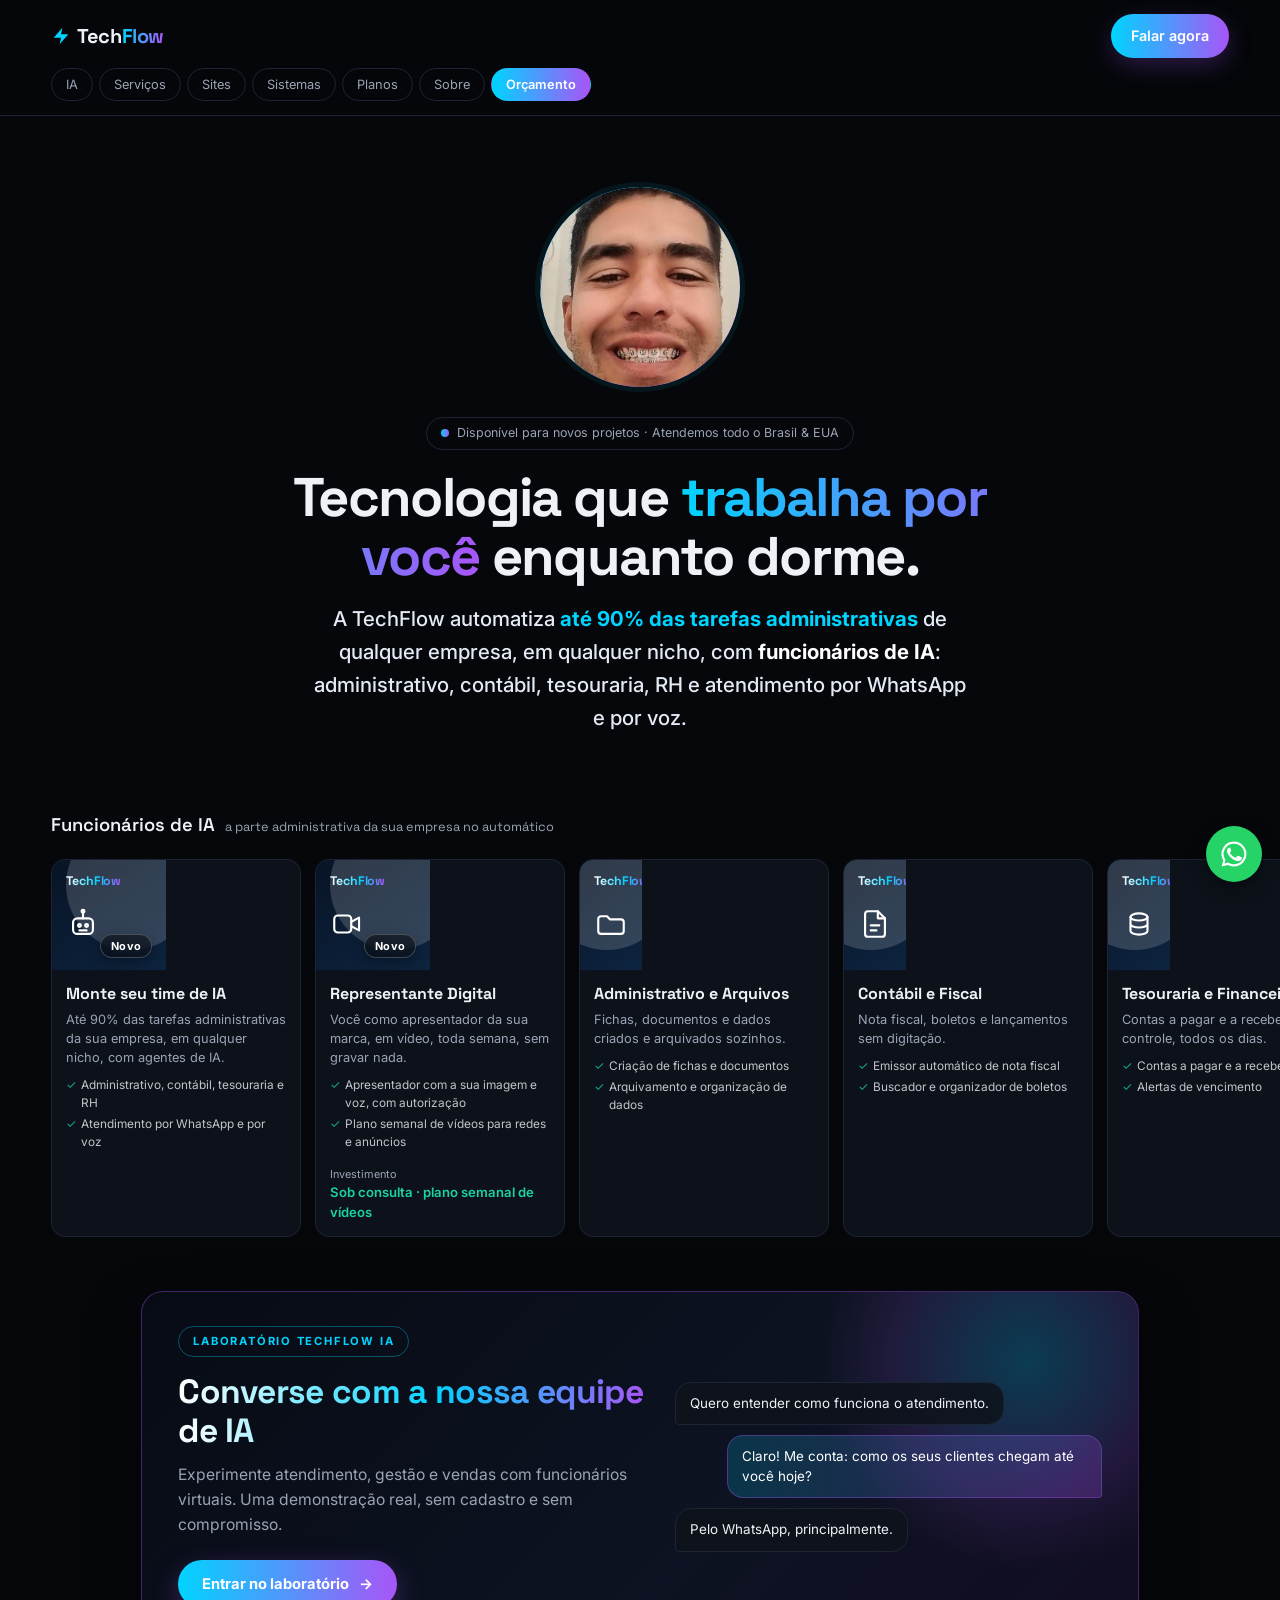
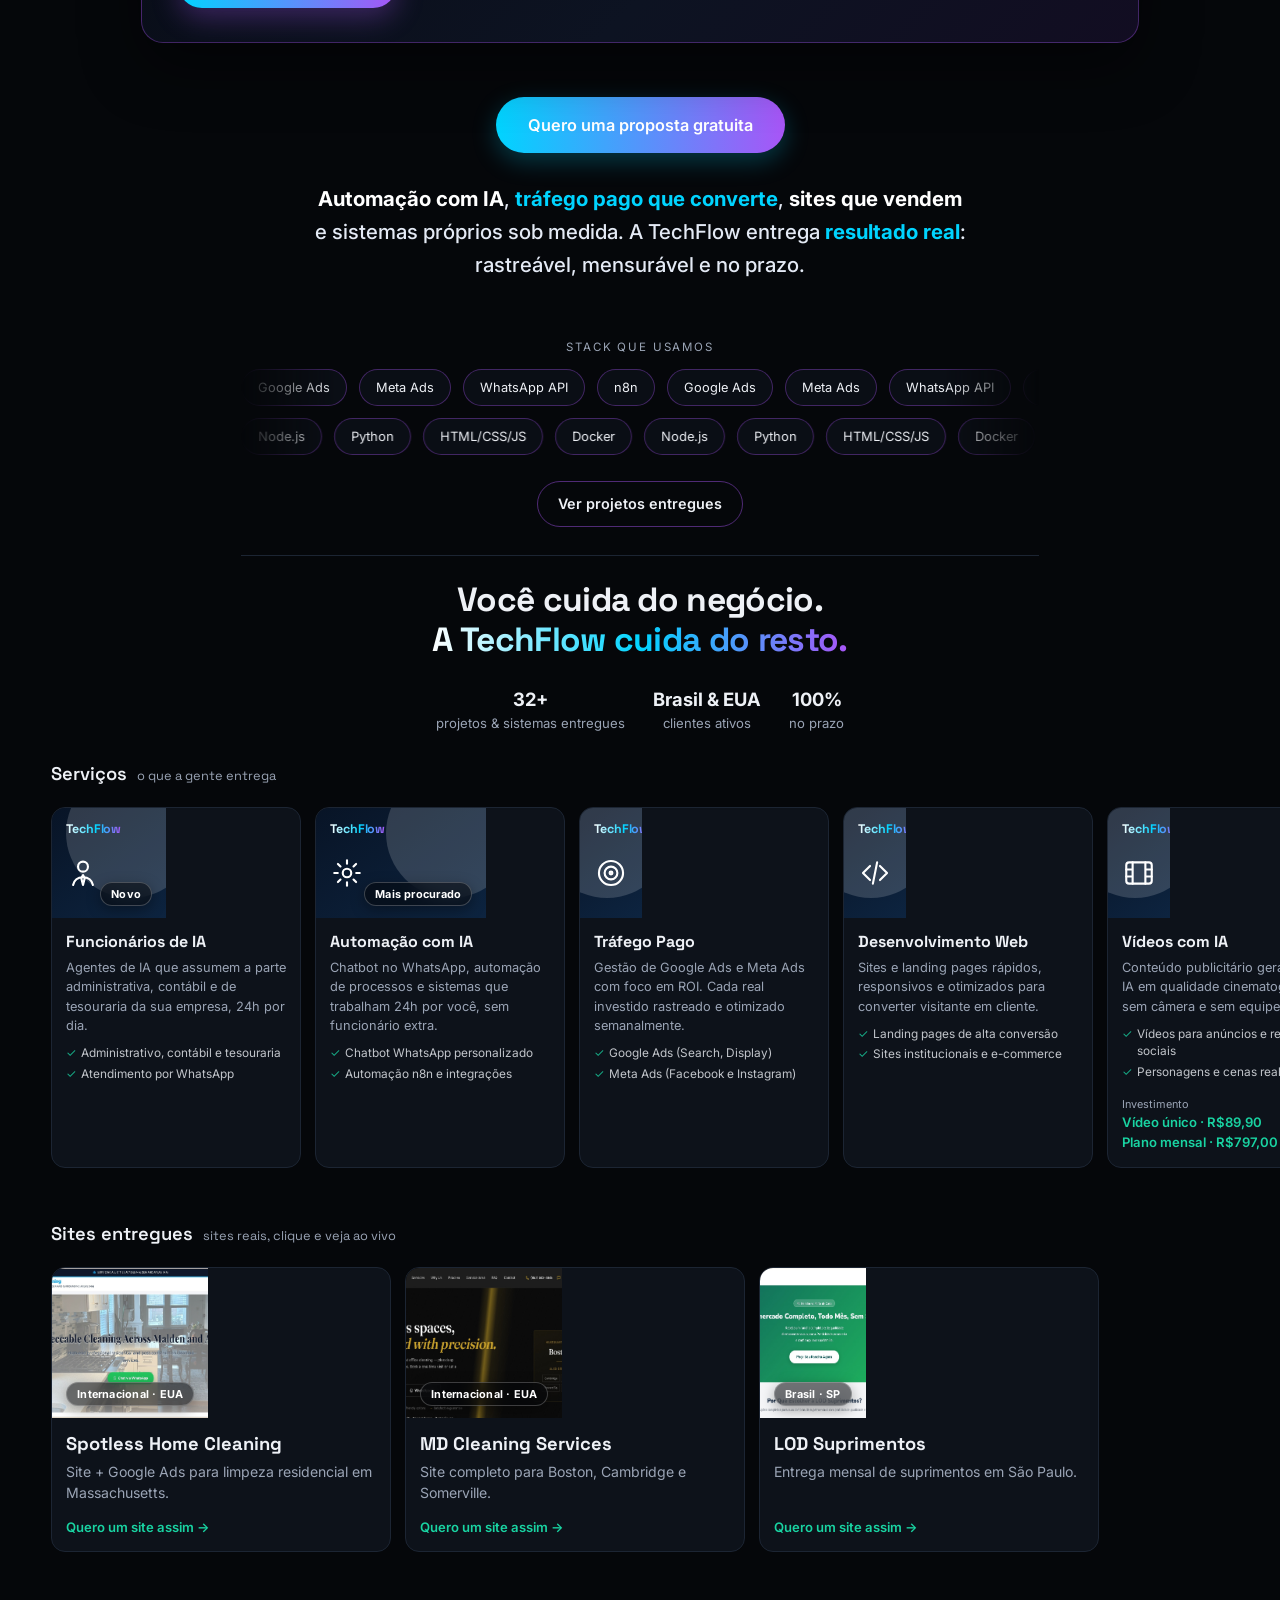
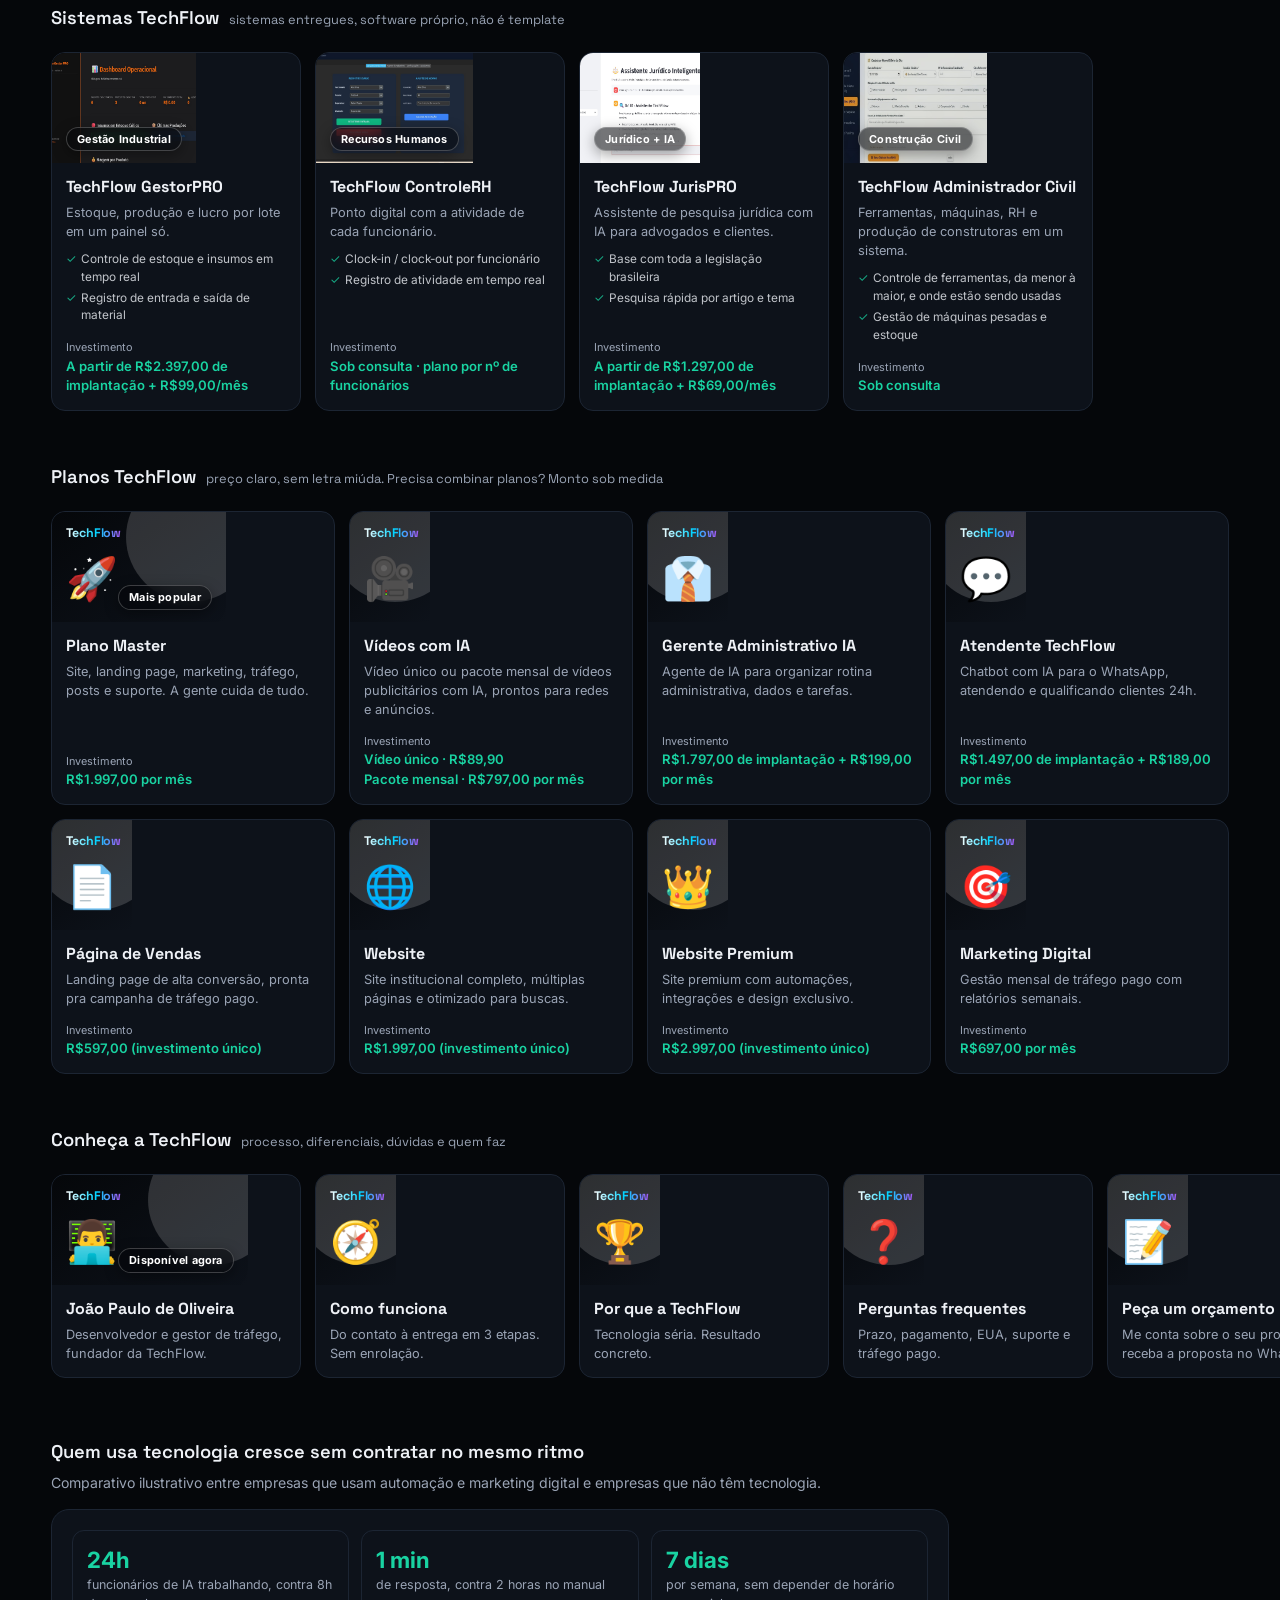
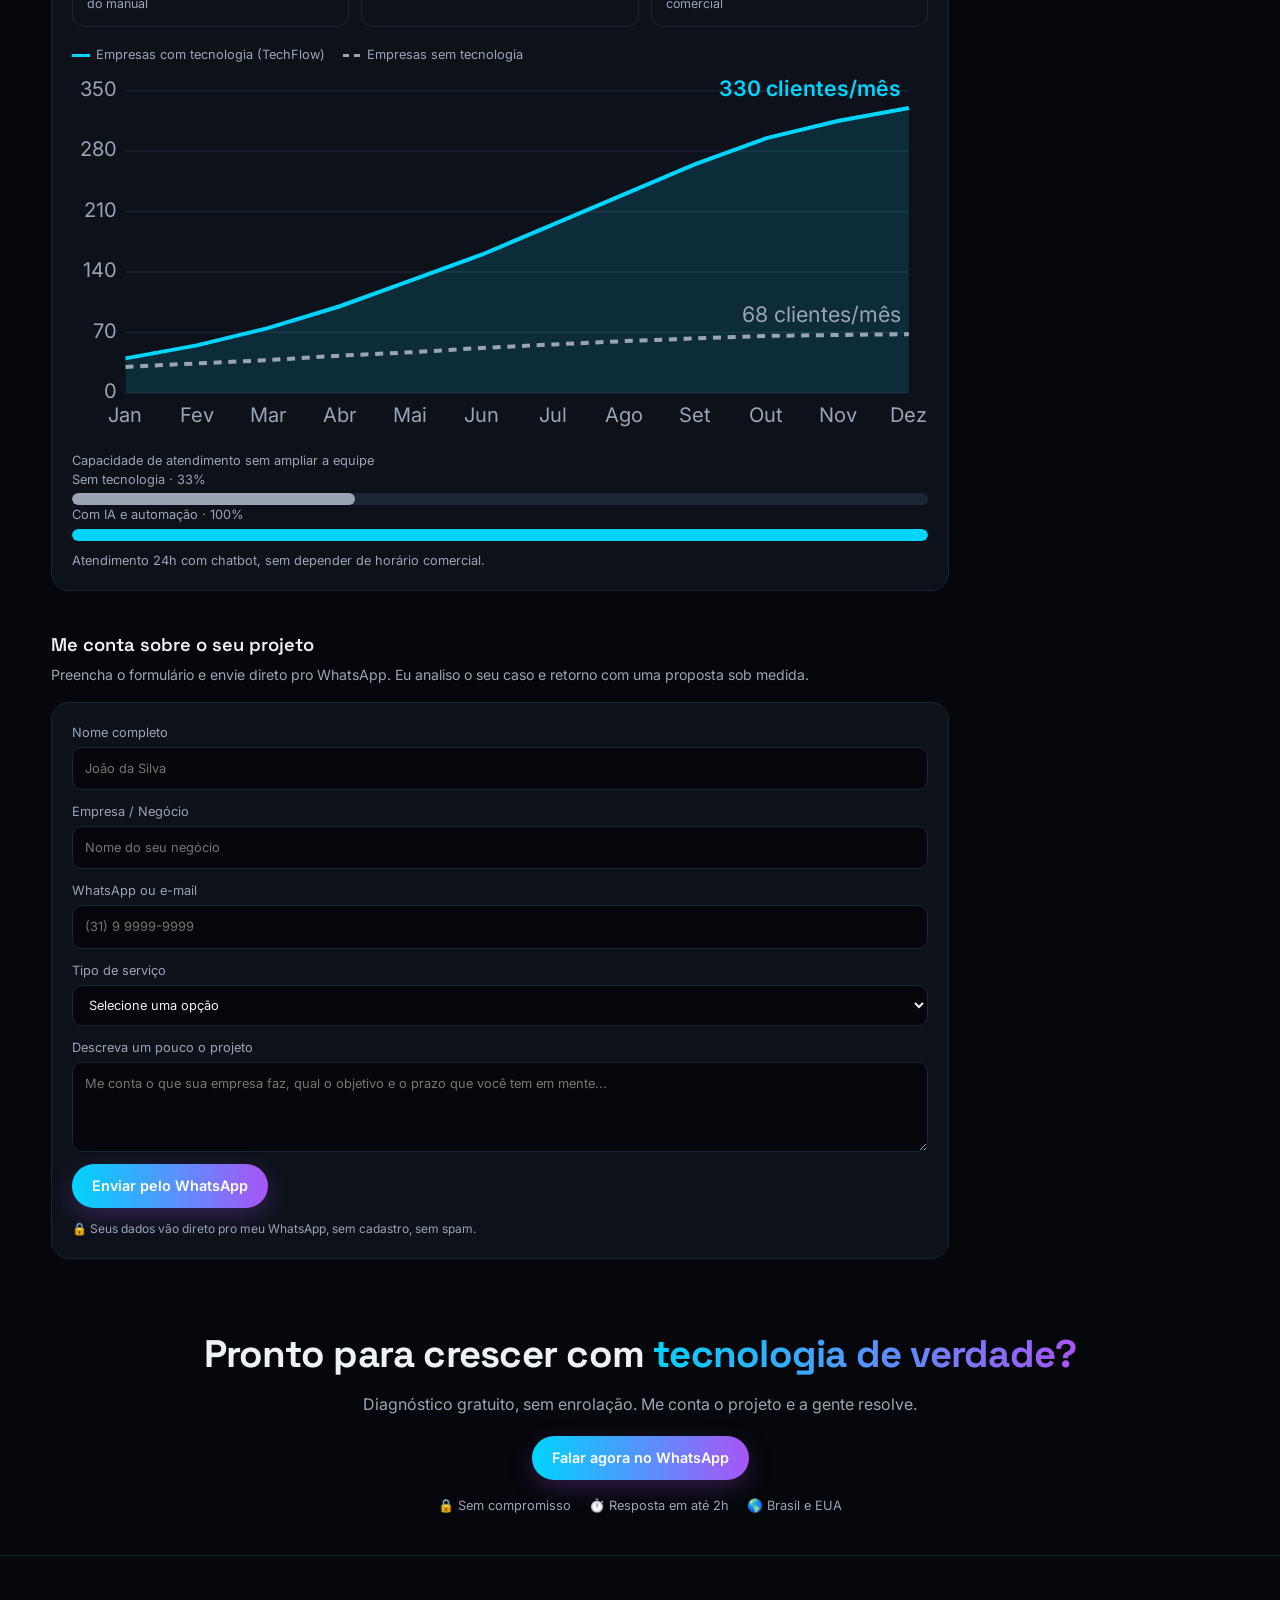
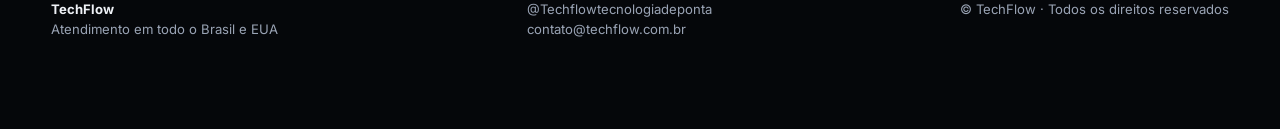
<file: index.html>
<!DOCTYPE html>
<html lang="pt-BR">
<head>
<meta charset="UTF-8">
<meta name="viewport" content="width=device-width, initial-scale=1.0">
<title>TechFlow | Automação com IA, Tráfego Pago e Desenvolvimento Web</title>
<meta name="description" content="TechFlow: agência de tecnologia especializada em automação com IA, tráfego pago no Google e Meta, e desenvolvimento de sites e sistemas. Atendemos todo o Brasil e os EUA.">
<meta name="keywords" content="automação IA, tráfego pago, desenvolvimento web, chatbot WhatsApp, Google Ads, Meta Ads, n8n, agência tecnologia Brasil, Belo Horizonte">
<link rel="canonical" href="https://site-techflow.vercel.app/">
<meta property="og:title" content="TechFlow | Automação com IA, Tráfego Pago e Desenvolvimento Web">
<meta property="og:description" content="Transformamos negócios com tecnologia de verdade. Automação com IA, Google Ads e sites que convertem. Brasil & EUA.">
<meta property="og:image" content="https://site-techflow.vercel.app/og-image.jpg">
<meta property="og:url" content="https://site-techflow.vercel.app/">
<meta property="og:type" content="website">
<meta name="twitter:card" content="summary_large_image">
<link rel="preconnect" href="https://fonts.googleapis.com">
<link rel="preconnect" href="https://fonts.gstatic.com" crossorigin>
<link href="https://fonts.googleapis.com/css2?family=Inter:wght@400;500;600;700&family=Space+Grotesk:wght@500;700&display=swap" rel="stylesheet">
<link rel="stylesheet" href="https://cdnjs.cloudflare.com/ajax/libs/font-awesome/6.5.0/css/all.min.css" />
<link rel="icon" href="data:image/svg+xml,<svg xmlns='http://www.w3.org/2000/svg' viewBox='0 0 32 32'><rect width='32' height='32' rx='8' fill='%2305070a'/><text x='50%25' y='54%25' dominant-baseline='middle' text-anchor='middle' font-size='20'>⚡</text></svg>">
<style>
:root{--bg:#05070a;--card:#0d121a;--line:#1c2533;--tx:#eef1f6;--mut:#9aa4b5;--ac:#00d4ff;--ok:#19d3a2;--ac2:#a855f7;--r:14px}
*{box-sizing:border-box;margin:0;padding:0}
html{scroll-behavior:smooth}
body{background:var(--bg);color:var(--tx);font-family:'Inter',system-ui,-apple-system,Segoe UI,Roboto,sans-serif;line-height:1.5;-webkit-font-smoothing:antialiased}
a{color:inherit;text-decoration:none}
button{font:inherit;color:inherit;cursor:pointer;border:0;background:none}
:focus-visible{outline:2px solid var(--ac);outline-offset:3px}
header{position:sticky;top:0;z-index:20;display:flex;align-items:center;justify-content:space-between;padding:14px 4vw;background:rgba(5,7,10,.82);backdrop-filter:blur(12px);-webkit-backdrop-filter:blur(12px);border-bottom:1px solid var(--line)}
.logo{font-weight:800;font-size:1.25rem;letter-spacing:-.02em}.logo i{font-style:normal;color:var(--ac)}
.btn{display:inline-block;padding:11px 20px;border-radius:999px;background:var(--ac);font-weight:600;font-size:.9rem;transition:filter .2s}
.btn:hover{filter:brightness(1.15)}
.btn.ghost{background:transparent;border:1px solid var(--line)}
.hero{padding:7vh 4vw 3vh;max-width:900px}
.hero h1{font-size:clamp(1.9rem,5.5vw,3.4rem);line-height:1.1;letter-spacing:-.03em;font-weight:800}
.hero p{color:var(--mut);margin:16px 0 24px;max-width:560px}
.hero .acts{display:flex;gap:10px;flex-wrap:wrap}
.stats{display:flex;gap:28px;margin-top:26px;color:var(--mut);font-size:.82rem;flex-wrap:wrap}
.stats b{display:block;color:var(--tx);font-size:1.15rem}
.row{padding:26px 0 4px}
.row h2{font-size:1.15rem;font-weight:600;padding:0 4vw;margin-bottom:12px;display:flex;align-items:baseline;gap:10px}
.row h2 small{color:var(--mut);font-weight:400;font-size:.8rem}
.wrap{position:relative}
.track{display:flex;gap:14px;overflow-x:auto;scroll-snap-type:x proximity;padding:8px 4vw 22px;scrollbar-width:none}
.track::-webkit-scrollbar{display:none}
.arr{position:absolute;top:0;bottom:22px;width:4vw;min-width:42px;z-index:5;background:linear-gradient(90deg,rgba(5,7,10,.9),transparent);font-size:1.6rem;opacity:0;transition:opacity .2s}
.arr.r{right:0;background:linear-gradient(270deg,rgba(5,7,10,.9),transparent)}
.wrap:hover .arr{opacity:1}
@media(hover:none){.arr{display:none}}
.card{flex:0 0 min(250px,72vw);scroll-snap-align:start;text-align:left;background:var(--card);border:1px solid var(--line);border-radius:var(--r);overflow:hidden;display:flex;flex-direction:column;transition:transform .2s,border-color .2s}
.card:hover{transform:scale(1.04);border-color:var(--ac)}
.cover{height:96px;display:flex;align-items:flex-end;justify-content:space-between;padding:12px 14px;font-size:2rem;background:linear-gradient(135deg,var(--c1),var(--c2))}
.cover em{font-style:normal;font-size:.68rem;font-weight:600;background:rgba(0,0,0,.35);padding:3px 9px;border-radius:999px}
.cbody{padding:14px;display:flex;flex-direction:column;gap:6px;flex:1}
.cbody h3{font-size:1rem;line-height:1.25}
.cbody p{font-size:.8rem;color:var(--mut)}
.price{margin-top:auto;padding-top:8px;font-size:.82rem;font-weight:600;color:var(--ok)}
.modal{position:fixed;inset:0;z-index:50;display:none;align-items:center;justify-content:center;padding:16px;background:rgba(0,0,0,.72)}
.modal.on{display:flex;animation:fade .18s}
@keyframes fade{from{opacity:0}to{opacity:1}}
.box{width:min(560px,100%);max-height:88vh;overflow:auto;background:var(--card);border:1px solid var(--line);border-radius:18px}
.box .cover{height:120px;font-size:2.6rem}
.box .in{padding:22px}
.box h3{font-size:1.4rem;letter-spacing:-.02em}
.box .d{color:var(--mut);margin:8px 0 14px;font-size:.92rem}
.box ul{list-style:none;display:grid;gap:9px;margin-bottom:16px}
.box li{font-size:.88rem;padding-left:20px;position:relative}
.box li::before{content:"✓";position:absolute;left:0;color:var(--ok)}
.box blockquote{border-left:3px solid var(--ac);padding-left:12px;color:var(--mut);font-size:.85rem;margin-bottom:16px}
.box .pp{font-weight:600;color:var(--ok);margin-bottom:16px}
.x{position:absolute;top:10px;right:12px;width:36px;height:36px;border-radius:50%;background:rgba(0,0,0,.5);font-size:1.1rem}
.rel{position:relative}
footer{padding:44px 4vw 90px;color:var(--mut);font-size:.82rem;display:flex;flex-wrap:wrap;gap:12px 28px;justify-content:space-between;border-top:1px solid var(--line);margin-top:30px}
.wa{position:fixed;right:18px;bottom:18px;z-index:30;width:56px;height:56px;border-radius:50%;background:#25d366;display:grid;place-items:center;font-size:1.6rem;box-shadow:0 6px 20px rgba(0,0,0,.45)}
.cover{position:relative;overflow:hidden;height:110px;font-size:2.6rem}
.cover::after{content:"";position:absolute;right:-30px;top:-40px;width:130px;height:130px;border-radius:50%;background:rgba(255,255,255,.16)}
.cover span{position:relative;z-index:1}.cover em{position:relative;z-index:1}
.pv{list-style:none;display:grid;gap:3px;margin-top:4px}
.pv li{font-size:.74rem;color:var(--tx);opacity:.8;padding-left:15px;position:relative}
.pv li::before{content:"✓";position:absolute;left:0;color:var(--ok)}
.sec{padding:34px 4vw 6px;max-width:1000px}
.sec h2{font-size:1.15rem;font-weight:600;margin-bottom:6px}
.sec>p{color:var(--mut);font-size:.88rem;margin-bottom:16px}
.dash{background:var(--card);border:1px solid var(--line);border-radius:18px;padding:20px}
.kpis{display:grid;grid-template-columns:repeat(auto-fit,minmax(150px,1fr));gap:12px;margin-bottom:18px}
.kpi{border:1px solid var(--line);border-radius:12px;padding:12px 14px;font-size:.78rem;color:var(--mut)}
.kpi b{display:block;font-size:1.4rem;color:var(--ok)}
.leg{display:flex;gap:18px;flex-wrap:wrap;font-size:.8rem;color:var(--mut);margin-bottom:8px}
.leg i{display:inline-block;width:18px;height:3px;margin-right:6px;vertical-align:middle;background:var(--ac)}
.leg i.no{background:repeating-linear-gradient(90deg,var(--mut) 0 6px,transparent 6px 11px)}
#chart svg{width:100%;height:auto;display:block}
.bars{margin-top:18px;display:grid;gap:10px;font-size:.8rem;color:var(--mut)}
.bar{height:12px;border-radius:99px;background:var(--line);overflow:hidden;margin-top:4px}
.bar i{display:block;height:100%;border-radius:99px}
form{display:grid;gap:12px;background:var(--card);border:1px solid var(--line);border-radius:18px;padding:20px}
label{font-size:.8rem;color:var(--mut);display:grid;gap:5px}
input,select,textarea{font:inherit;color:var(--tx);background:var(--bg);border:1px solid var(--line);border-radius:10px;padding:11px 12px;width:100%}
textarea{min-height:90px;resize:vertical}
form .btn{justify-self:start}
form small{color:var(--mut);font-size:.75rem}
.btn{color:#04141a}.btn.ghost{color:var(--tx)}
h1,h2,h3,.logo{font-family:'Space Grotesk','Inter',sans-serif}
.gt{background:linear-gradient(90deg,#00d4ff,#a855f7);-webkit-background-clip:text;background-clip:text;color:transparent}
.badge{display:inline-flex;align-items:center;gap:8px;font-size:.78rem;color:var(--mut);border:1px solid var(--line);padding:6px 14px;border-radius:999px;margin-bottom:18px}
.badge::before{content:"";width:8px;height:8px;border-radius:50%;background:var(--ok)}
.stack{margin-top:18px;font-size:.78rem;color:var(--mut)}.stack b{color:var(--tx)}
.tgs{display:flex;gap:6px;flex-wrap:wrap;margin-bottom:16px}
.tg{font-size:.72rem;padding:4px 10px;border-radius:999px;border:1px solid var(--line);color:var(--mut)}
.box cite{font-style:normal;font-size:.78rem}
.fin{text-align:center;padding:60px 4vw 10px}.fin h2{font-size:clamp(1.5rem,4.5vw,2.4rem);letter-spacing:-.02em;margin-bottom:10px}
.fin p{color:var(--mut);margin-bottom:20px}.fin .meta{display:flex;gap:18px;justify-content:center;flex-wrap:wrap;margin-top:16px;color:var(--mut);font-size:.8rem}
.intro{padding-top:46px;padding-bottom:0}.intro>.acts:first-child .btn{padding:16px 32px;font-size:1.02rem;box-shadow:0 8px 24px rgba(0,212,255,.25)}.statsblk{padding-top:26px;padding-bottom:0}.intro p{margin:0 0 4px}
.track{scroll-padding:0 4vw}.row,.sec{scroll-margin-top:118px}
header{flex-wrap:wrap;row-gap:10px}
.tabs{flex-basis:100%;display:flex;gap:6px;overflow-x:auto;scrollbar-width:none}
.tabs::-webkit-scrollbar{display:none}
.tabs a{flex:0 0 auto;font-size:.8rem;color:var(--mut);padding:6px 14px;border-radius:999px;border:1px solid var(--line)}
.tabs a.on{color:#04141a;background:var(--ac);border-color:var(--ac);font-weight:600}
.price small{display:block;font-weight:400;color:var(--mut);font-size:.68rem;margin-bottom:1px}
.track.big .card{flex-basis:min(340px,82vw)}.track.big .cover{height:150px;font-size:3.2rem}
.track.big .cbody h3{font-size:1.15rem}.track.big .cbody p{font-size:.88rem}
@media(min-width:900px){.track.grid{display:grid;grid-template-columns:repeat(4,1fr);overflow:visible}.track.grid .card{flex:none}.gridrow .arr{display:none}}
.row h2{flex-wrap:wrap;column-gap:10px;row-gap:2px}
.intro p{margin-bottom:18px}
@media(max-width:600px){.row h2 small{flex-basis:100%}.kpi:last-child{grid-column:1/-1}.stats{gap:16px 26px}}
.hero>p{color:#e4eaf5;font-size:clamp(1.05rem,3.6vw,1.28rem);font-weight:500;line-height:1.6;max-width:660px}
.hero>p strong{color:#fff;font-weight:700}
.hero>p strong.hl{color:var(--ac)}
.slogan{margin-top:28px;padding-top:24px;border-top:1px solid var(--line);font-family:'Space Grotesk','Inter',sans-serif;font-weight:700;font-size:clamp(1.4rem,5vw,2.1rem);line-height:1.2;letter-spacing:-.02em}
@media(prefers-reduced-motion:reduce){*{transition:none!important;animation:none!important;scroll-behavior:auto!important}}
[id].card{scroll-margin-top:190px}
.cover i{color:#fff;text-shadow:0 2px 10px rgba(0,0,0,.35)}

.cover{background:linear-gradient(145deg,#05070a 0%,#0d121a 100%)!important}
.cover::before{content:"TechFlow";position:absolute;left:14px;top:12px;z-index:1;font-family:'Space Grotesk','Inter',sans-serif;font-weight:700;font-size:.78rem;letter-spacing:-.01em;background:linear-gradient(90deg,#ffffff 0%,#00d4ff 55%,#a855f7 100%);-webkit-background-clip:text;background-clip:text;color:transparent}
.slogan .gt{background:linear-gradient(90deg,#ffffff 0%,#00d4ff 50%,#a855f7 100%);-webkit-background-clip:text;background-clip:text;color:transparent}
#ia .cover,#servicos .cover{background:linear-gradient(145deg,#081426 0%,#0d2440 100%)!important}

.cover.has-pic{background:var(--pic) center top/cover no-repeat!important}
.cover.has-pic::before,.cover.has-pic::after{display:none}
.cover-img{position:absolute;inset:0;width:100%;height:100%;object-fit:cover;object-position:center top;z-index:0;display:block}
.cover span,.cover em{position:relative;z-index:1}
.cover:has(.cover-img)::before,.cover:has(.cover-img)::after{display:none}
.hero-photo{position:relative;width:170px;height:170px;border-radius:50%;padding:3px;background:linear-gradient(135deg,#00d4ff,#a855f7);box-shadow:0 0 0 5px rgba(0,212,255,.08);margin:8px auto 30px;display:flex;align-items:center;justify-content:center;overflow:hidden;color:var(--mut);font-size:.7rem;text-align:center;line-height:1.2;padding:3px;cursor:zoom-in;transition:transform .35s ease,box-shadow .35s ease;z-index:2}
.hero-photo img{position:absolute;inset:0;width:100%;height:100%;object-fit:cover;object-position:center top;border-radius:50%}
.hero-photo span{position:relative}

.hero,.statsblk,.intro{margin-left:auto;margin-right:auto;text-align:center}
.hero>p,.intro p{margin-left:auto;margin-right:auto}
.hero .acts{justify-content:center}
.stats{justify-content:center}
.stats>div{text-align:center}
.hero-photo{margin-left:auto;margin-right:auto}
.slogan{text-align:center}
.stack{text-align:center}
.hero-photo:hover,.hero-photo:focus-visible{transform:scale(1.5);box-shadow:0 0 0 6px rgba(0,212,255,.18),0 16px 40px rgba(0,212,255,.3)}
@media(min-width:900px){.hero-photo{width:200px;height:200px}}
.hero-photo img{border-radius:50%}
.photo-zoom{position:fixed;inset:0;z-index:60;background:rgba(0,0,0,.88);display:flex;align-items:center;justify-content:center;padding:20px;cursor:zoom-out}
.photo-zoom[hidden]{display:none}
.photo-zoom img{max-width:100%;max-height:90vh;width:auto;height:auto;border-radius:16px;box-shadow:0 20px 60px rgba(0,0,0,.6)}
.photo-zoom-x{position:absolute;top:14px;right:16px;width:40px;height:40px;border-radius:50%;background:rgba(0,0,0,.55);border:1px solid var(--line);color:var(--tx);font-size:1.2rem;cursor:pointer}

/* etiquetas das capas: estilo único, vidro escuro com brilho fino */
.cover em{background:rgba(5,7,10,.55);-webkit-backdrop-filter:blur(8px);backdrop-filter:blur(8px);color:#fff;font-weight:700;letter-spacing:.02em;box-shadow:inset 0 0 0 1px rgba(255,255,255,.22),0 4px 14px rgba(0,0,0,.35);padding:4px 11px;border-radius:999px}

/* paleta final: branco, azul e roxo */
.btn{background:linear-gradient(90deg,#00d4ff 0%,#a855f7 100%);color:#fff;box-shadow:0 8px 24px rgba(168,85,247,.25)}
.btn:hover{filter:brightness(1.12)}
.btn.ghost{background:transparent;color:var(--tx);box-shadow:none;border:1px solid rgba(168,85,247,.45)}
.tabs a.on{background:linear-gradient(90deg,#00d4ff 0%,#a855f7 100%);border-color:transparent;color:#fff}
.logo i{background:linear-gradient(90deg,#00d4ff 0%,#a855f7 100%);-webkit-background-clip:text;background-clip:text;color:transparent}
.card:hover{border-color:#a855f7}
.badge::before{background:linear-gradient(90deg,#00d4ff,#a855f7)}

/* stack: duas faixas em sentidos opostos */
.stack-wrap{margin-top:22px;display:grid;gap:12px;overflow:hidden}
.stack-title{font-size:.72rem;letter-spacing:.16em;text-transform:uppercase;color:var(--mut)}
.mq{overflow:hidden;-webkit-mask-image:linear-gradient(90deg,transparent,#000 12%,#000 88%,transparent);mask-image:linear-gradient(90deg,transparent,#000 12%,#000 88%,transparent)}
.mq-track{display:flex;gap:12px;width:max-content;will-change:transform}
.mq-left{animation:mqLeft 28s linear infinite}
.mq-right{animation:mqRight 28s linear infinite}
.mq:hover .mq-track{animation-play-state:paused}
.mq-chip{flex:0 0 auto;font-size:.8rem;color:var(--tx);padding:8px 16px;border-radius:999px;border:1px solid rgba(168,85,247,.35);background:rgba(13,18,26,.7);white-space:nowrap}
@keyframes mqLeft{from{transform:translateX(0)}to{transform:translateX(-50%)}}
@keyframes mqRight{from{transform:translateX(-50%)}to{transform:translateX(0)}}
@media(prefers-reduced-motion:reduce){.mq-track{animation:none}}
.stackblk{padding-top:18px;padding-bottom:0}

.bot{position:fixed;right:18px;bottom:88px;z-index:55;width:min(340px,calc(100vw - 36px));max-height:70vh;display:flex;flex-direction:column;background:var(--card);border:1px solid var(--line);border-radius:18px;box-shadow:0 20px 50px rgba(0,0,0,.55);overflow:hidden}
.bot[hidden]{display:none}
.bot-head{display:flex;align-items:center;gap:10px;padding:14px 16px;background:linear-gradient(90deg,rgba(0,212,255,.14),rgba(168,85,247,.14));border-bottom:1px solid var(--line)}
.bot-head b{display:block;font-size:.95rem}
.bot-head small{color:var(--mut);font-size:.72rem}
.bot-dot{width:9px;height:9px;border-radius:50%;background:var(--ok);box-shadow:0 0 8px var(--ok);flex:0 0 auto}
.bot-x{margin-left:auto;width:30px;height:30px;border-radius:50%;border:1px solid var(--line);color:var(--tx);font-size:.9rem}
.bot-body{padding:14px;display:flex;flex-direction:column;gap:9px;overflow-y:auto;min-height:150px}
.bot-msg{max-width:85%;padding:9px 12px;border-radius:14px;font-size:.88rem;line-height:1.45;background:var(--bg-elevated,#18150f);border:1px solid var(--line);align-self:flex-start}
.bot-msg.me{align-self:flex-end;background:linear-gradient(90deg,#00d4ff,#a855f7);color:#fff;border:0}
.bot-opts{padding:12px 14px 14px;display:flex;flex-wrap:wrap;gap:8px;border-top:1px solid var(--line)}
.bot-opt{font-size:.8rem;padding:8px 13px;border-radius:999px;border:1px solid rgba(168,85,247,.45);color:var(--tx);background:transparent}
.bot-opt:hover{border-color:var(--ac)}
.bot-go{font-size:.85rem;padding:10px 16px;border-radius:999px;background:linear-gradient(90deg,#00d4ff,#a855f7);color:#fff;font-weight:700;text-align:center;width:100%}
.sim-wrap{display:flex;justify-content:center;margin:6px 0 10px;padding:0 4vw}
.sim-btn{cursor:pointer}
.bot{width:min(380px,calc(100vw - 36px));max-height:78vh;right:50%;transform:translateX(50%);bottom:24px}

/* ===== CARD: LABORATÓRIO DE IA ===== */
.lab-card-wrap{padding:28px 4vw 8px;max-width:1100px;margin:0 auto}
.lab-card{position:relative;display:grid;grid-template-columns:1.1fr 1fr;gap:28px;align-items:center;padding:34px 36px;border-radius:22px;overflow:hidden;text-decoration:none;color:var(--tx);background:linear-gradient(135deg,#070b14 0%,#0d1322 60%,#120d22 100%);border:1px solid rgba(168,85,247,.35);box-shadow:0 24px 60px rgba(0,0,0,.45);transition:transform .35s ease,border-color .35s ease,box-shadow .35s ease}
.lab-card:hover,.lab-card:focus-visible{transform:translateY(-4px);border-color:rgba(0,212,255,.55);box-shadow:0 30px 70px rgba(0,0,0,.55),0 0 40px rgba(0,212,255,.12)}
.lab-card-glow{position:absolute;inset:-40% -10% auto auto;width:420px;height:420px;border-radius:50%;background:radial-gradient(circle,rgba(0,212,255,.22),rgba(168,85,247,.12) 45%,transparent 70%);pointer-events:none}
.lab-card-body{position:relative;z-index:1}
.lab-tag{display:inline-block;font-size:.7rem;font-weight:700;letter-spacing:.16em;text-transform:uppercase;color:var(--ac);border:1px solid rgba(0,212,255,.35);padding:6px 14px;border-radius:999px;margin-bottom:16px}
.lab-card h3{font-family:'Space Grotesk','Inter',sans-serif;font-size:clamp(1.5rem,3.2vw,2.1rem);line-height:1.15;letter-spacing:-.02em;margin-bottom:12px;background:linear-gradient(90deg,#ffffff 0%,#00d4ff 55%,#a855f7 100%);-webkit-background-clip:text;background-clip:text;color:transparent}
.lab-card p{color:var(--mut);font-size:.98rem;line-height:1.6;max-width:460px}
.lab-cta{display:inline-flex;align-items:center;gap:10px;margin-top:22px;padding:13px 24px;border-radius:999px;font-weight:700;font-size:.92rem;color:#fff;background:linear-gradient(90deg,#00d4ff,#a855f7);box-shadow:0 10px 28px rgba(168,85,247,.3)}
.lab-cta i{font-style:normal;transition:transform .3s ease}
.lab-card:hover .lab-cta i{transform:translateX(4px)}
.lab-card-visual{position:relative;z-index:1;display:flex;flex-direction:column;gap:10px}
.lab-bubble{max-width:88%;padding:11px 14px;border-radius:16px;font-size:.84rem;line-height:1.45;border:1px solid var(--line);background:rgba(13,18,26,.85)}
.lab-bubble--in{align-self:flex-start;border-bottom-left-radius:4px}
.lab-bubble--out{align-self:flex-end;border-bottom-right-radius:4px;background:linear-gradient(90deg,rgba(0,212,255,.18),rgba(168,85,247,.22));border-color:rgba(168,85,247,.35);color:#fff}
@media(max-width:800px){
  .lab-card{grid-template-columns:1fr;padding:26px 22px;gap:22px}
  .lab-card-visual{display:none}
  .lab-cta{width:100%;justify-content:center}
}
</style>
</head>
<body>

<header>
  <a class="logo" href="#"><svg width="20" height="20" viewBox="0 0 22 22" style="vertical-align:-3px;margin-right:6px"><path d="M12.5 2L3 13h8l-1.5 7L19 9h-8L12.5 2z" fill="#00d4ff"/></svg>Tech<i>Flow</i></a>
  <a class="btn" id="hwa" target="_blank" rel="noopener">Falar agora</a>
  <nav class="tabs" aria-label="Atalhos"><a href="#ia">IA</a><a href="#servicos">Serviços</a><a href="#portfolio">Sites</a><a href="#sistemas">Sistemas</a><a href="#planos">Planos</a><a href="#mais">Sobre</a><a href="#orcamento">Orçamento</a></nav>
</header>

<section class="hero">
  <div class="hero-photo"><span>Sua foto aqui</span><img src="assets/joao.jpg" alt="João Paulo, fundador da TechFlow" onerror="this.remove()"></div>
  <div class="badge">Disponível para novos projetos · Atendemos todo o Brasil &amp; EUA</div>
  <h1>Tecnologia que <span class="gt">trabalha por você</span> enquanto dorme.</h1>
  <p>A TechFlow automatiza <strong class="hl">até 90% das tarefas administrativas</strong> de qualquer empresa, em qualquer nicho, com <strong>funcionários de IA</strong>: administrativo, contábil, tesouraria, RH e atendimento por WhatsApp e por voz.</p>
</section>

<div id="iaslot"></div><section class="lab-card-wrap" id="laboratorio">
  <a class="lab-card" href="https://jpsinuca15-bit.github.io/laboratoriodeia/" target="_blank" rel="noopener noreferrer" aria-label="Entrar no laboratório de IA da TechFlow">
    <div class="lab-card-glow" aria-hidden="true"></div>
    <div class="lab-card-body">
      <span class="lab-tag">Laboratório TechFlow IA</span>
      <h3>Converse com a nossa equipe de IA</h3>
      <p>Experimente atendimento, gestão e vendas com funcionários virtuais. Uma demonstração real, sem cadastro e sem compromisso.</p>
      <span class="lab-cta">Entrar no laboratório <i>→</i></span>
    </div>
    <div class="lab-card-visual" aria-hidden="true">
      <div class="lab-bubble lab-bubble--in">Quero entender como funciona o atendimento.</div>
      <div class="lab-bubble lab-bubble--out">Claro! Me conta: como os seus clientes chegam até você hoje?</div>
      <div class="lab-bubble lab-bubble--in">Pelo WhatsApp, principalmente.</div>
    </div>
  </a>
</section>


<section class="hero intro">
  <div class="acts" style="margin-bottom:30px">
    <a class="btn" id="hcta" target="_blank" rel="noopener">Quero uma proposta gratuita</a>
  </div>
  <p><strong>Automação com IA</strong>, <strong class="hl">tráfego pago que converte</strong>, <strong>sites que vendem</strong> e sistemas próprios sob medida. A TechFlow entrega <strong class="hl">resultado real</strong>: rastreável, mensurável e no prazo.</p>
</section>


<section class="hero stackblk">
  <div class="stack-wrap"><div class="stack-title">Stack que usamos</div><div class="mq"><div class="mq-track mq-left"><span class="mq-chip">Google Ads</span><span class="mq-chip">Meta Ads</span><span class="mq-chip">WhatsApp API</span><span class="mq-chip">n8n</span><span class="mq-chip">Google Ads</span><span class="mq-chip">Meta Ads</span><span class="mq-chip">WhatsApp API</span><span class="mq-chip">n8n</span></div></div><div class="mq"><div class="mq-track mq-right"><span class="mq-chip">Node.js</span><span class="mq-chip">Python</span><span class="mq-chip">HTML/CSS/JS</span><span class="mq-chip">Docker</span><span class="mq-chip">Node.js</span><span class="mq-chip">Python</span><span class="mq-chip">HTML/CSS/JS</span><span class="mq-chip">Docker</span></div></div></div>

</section>
<section class="hero statsblk" id="statsblk">
  <div class="acts">
    <a class="btn ghost" href="#portfolio">Ver projetos entregues</a>
  </div>
  <div class="slogan">Você cuida do negócio.<br><span class="gt">A TechFlow cuida do resto.</span></div>
  <div class="stats">
    <div><b>32+</b>projetos &amp; sistemas entregues</div>
    <div><b>Brasil &amp; EUA</b>clientes ativos</div>
    <div><b>100%</b>no prazo</div>
  </div>
  </section>
<main id="rows"></main>

<section class="sec" id="crescimento">
  <h2>Quem usa tecnologia cresce sem contratar no mesmo ritmo</h2>
  <p>Comparativo ilustrativo entre empresas que usam automação e marketing digital e empresas que não têm tecnologia.</p>
  <div class="dash">
    <div class="kpis">
      <div class="kpi"><b>24h</b>funcionários de IA trabalhando, contra 8h do manual</div>
      <div class="kpi"><b>1 min</b>de resposta, contra 2 horas no manual</div>
      <div class="kpi"><b>7 dias</b>por semana, sem depender de horário comercial</div>
    </div>
    <div class="leg"><span><i></i>Empresas com tecnologia (TechFlow)</span><span><i class="no"></i>Empresas sem tecnologia</span></div>
    <div id="chart"></div>
    <div class="bars">
      <div>Capacidade de atendimento sem ampliar a equipe<br>
        Sem tecnologia · 33%<div class="bar"><i style="width:33%;background:var(--mut)"></i></div>
        Com IA e automação · 100%<div class="bar"><i style="width:100%;background:var(--ac)"></i></div>
      </div>
      <div>Atendimento 24h com chatbot, sem depender de horário comercial.</div>
    </div>
  </div>
</section>

<section class="sec" id="orcamento">
  <h2>Me conta sobre o seu projeto</h2>
  <p>Preencha o formulário e envie direto pro WhatsApp. Eu analiso o seu caso e retorno com uma proposta sob medida.</p>
  <form id="fm">
    <label>Nome completo<input name="n" required placeholder="João da Silva"></label>
    <label>Empresa / Negócio<input name="e" placeholder="Nome do seu negócio"></label>
    <label>WhatsApp ou e-mail<input name="c" required placeholder="(31) 9 9999-9999"></label>
    <label>Tipo de serviço
      <select name="s" required>
        <option value="">Selecione uma opção</option>
        <option>Site institucional</option>
        <option>Landing page / Página de vendas</option>
        <option>Sistema / SaaS sob medida</option>
        <option>Automação com IA / Chatbot</option>
        <option>Tráfego pago (Google/Meta Ads)</option>
        <option>Vídeos com IA</option>
        <option>Gestão de redes sociais</option>
        <option>Outro / não sei ainda</option>
      </select>
    </label>
    <label>Descreva um pouco o projeto<textarea name="d" required placeholder="Me conta o que sua empresa faz, qual o objetivo e o prazo que você tem em mente..."></textarea></label>
    <button class="btn" type="submit">Enviar pelo WhatsApp</button>
    <small>🔒 Seus dados vão direto pro meu WhatsApp, sem cadastro, sem spam.</small>
  </form>
</section>

<section class="fin">
  <h2>Pronto para crescer com <span class="gt">tecnologia de verdade?</span></h2>
  <p>Diagnóstico gratuito, sem enrolação. Me conta o projeto e a gente resolve.</p>
  <a class="btn" id="fcta" target="_blank" rel="noopener">Falar agora no WhatsApp</a>
  <div class="meta"><span>🔒 Sem compromisso</span><span>⏱️ Resposta em até 2h</span><span>🌎 Brasil e EUA</span></div>
</section>

<footer>
  <div><b style="color:var(--tx)">TechFlow</b><br>Atendimento em todo o Brasil e EUA</div>
  <div><a href="https://instagram.com/Techflowtecnologiadeponta" target="_blank" rel="noopener">@Techflowtecnologiadeponta</a><br>contato@techflow.com.br</div>
  <div>© TechFlow · Todos os direitos reservados</div>
</footer>

<a class="wa" id="fwa" target="_blank" rel="noopener" aria-label="WhatsApp"><svg width="30" height="30" viewBox="0 0 24 24" fill="#fff" aria-hidden="true"><path d="M12 2a10 10 0 0 0-8.6 15.1L2 22l5-1.3A10 10 0 1 0 12 2zm0 1.8a8.2 8.2 0 1 1-4.3 15.2l-.3-.2-3 .8.8-2.9-.2-.3A8.2 8.2 0 0 1 12 3.8z"/><path d="M9.2 7.4c-.2-.5-.4-.5-.6-.5h-.5c-.2 0-.5.1-.7.3-.3.3-1 1-1 2.4s1 2.8 1.2 3c.1.2 2 3.1 5 4.3 2.5 1 3 .8 3.5.7.6-.1 1.8-.7 2-1.4.3-.7.3-1.3.2-1.4-.1-.1-.3-.2-.7-.4l-2.2-1c-.3-.1-.5-.2-.7.1-.2.3-.8 1-1 1.2-.2.2-.4.2-.7.1-.3-.2-1.3-.5-2.5-1.5-.9-.8-1.5-1.8-1.7-2.1-.2-.3 0-.5.1-.6l.5-.6c.2-.2.2-.4.3-.6.1-.2 0-.4 0-.6l-1-2.4z"/></svg></a>

<div class="modal" id="modal" role="dialog" aria-modal="true">
  <div class="box rel" id="box"></div>
</div>

<script>
const NUM='5531999232730';
const wa=t=>'https://api.whatsapp.com/send?phone='+NUM+'&text='+encodeURIComponent(t);
document.getElementById('hwa').href=wa('Olá, quero uma proposta da TechFlow!');
document.getElementById('hcta').href=wa('Olá, quero uma proposta gratuita da TechFlow!');
document.getElementById('fcta').href=wa('Olá, quero um diagnóstico gratuito com a TechFlow!');
document.getElementById('fwa').href=wa('Olá, tenho interesse em conhecer a TechFlow!');

const G={b:['#1d4ed8','#0ea5e9'],g:['#047857','#19d3a2'],p:['#6d28d9','#ec4899'],o:['#c2410c','#f59e0b'],s:['#334155','#64748b'],r:['#be123c','#fb7185']};

const ROWS=[
{id:'ia',t:'Funcionários de IA',s:'a parte administrativa da sua empresa no automático',items:[
 {i:'<svg width="34" height="34" viewBox="0 0 24 24" fill="none" stroke="#fff" stroke-width="1.5" stroke-linecap="round" stroke-linejoin="round" aria-hidden="true"><rect x="5" y="8" width="14" height="11" rx="3"/><path d="M12 4v4"/><circle cx="12" cy="3" r="1"/><circle cx="9.5" cy="13" r="1"/><circle cx="14.5" cy="13" r="1"/><path d="M9.5 16.5h5"/></svg>',tag:'Novo',t:'Monte seu time de IA',d:'Até 90% das tarefas administrativas da sua empresa, em qualquer nicho, com agentes de IA.',x:'Automatizamos até 90% das tarefas administrativas de qualquer empresa, em qualquer setor, com agentes de inteligência artificial. A mão de obra operacional continua com a sua equipe; o administrativo, o financeiro e o atendimento passam a rodar no automático, 24h.',b:['Administrativo, contábil, tesouraria e RH','Atendimento por WhatsApp e por voz','Diagnóstico gratuito do seu setor'],m:'Olá, quero montar meu time de funcionários de IA com a TechFlow!',lb:'Quero meu time de IA'},
 {i:'<svg width="34" height="34" viewBox="0 0 24 24" fill="none" stroke="#fff" stroke-width="1.5" stroke-linecap="round" stroke-linejoin="round" aria-hidden="true"><rect x="3" y="6" width="12" height="12" rx="2.5"/><path d="M15 10.5l5.5-3v9l-5.5-3"/></svg>',tag:'Novo',t:'Representante Digital',d:'Você como apresentador da sua marca, em vídeo, toda semana, sem gravar nada.',x:'Criamos o seu representante digital: um apresentador com a sua imagem e a sua voz, feito com IA, que publica vídeos toda semana para as suas redes e anúncios, sem você gravar nada. Usamos a sua imagem e a sua voz somente com a sua autorização por escrito, e os vídeos deixam claro que são gerados por IA.',b:['Apresentador com a sua imagem e voz, com autorização','Plano semanal de vídeos para redes e anúncios','Roteiro, edição e entrega por nossa conta'],p:'Sob consulta · plano semanal de vídeos',l:'representante-digital.html',lt:'Ver exemplos',m:'Quero saber mais sobre o Representante Digital em vídeo!',lb:'Quero meu representante'},
 {i:'<svg width="34" height="34" viewBox="0 0 24 24" fill="none" stroke="#fff" stroke-width="1.5" stroke-linecap="round" stroke-linejoin="round" aria-hidden="true"><path d="M3 8.5a2 2 0 0 1 2-2h4.2l2 2.2H19a2 2 0 0 1 2 2V17a2 2 0 0 1-2 2H5a2 2 0 0 1-2-2z"/></svg>',t:'Administrativo e Arquivos',d:'Fichas, documentos e dados criados e arquivados sozinhos.',x:'Agente de IA para a rotina administrativa: cria fichas e documentos, arquiva e organiza dados, preenche planilhas e formulários e mantém tudo no lugar certo.',b:['Criação de fichas e documentos','Arquivamento e organização de dados','Planilhas e formulários preenchidos'],l:'#gerente-admin',lt:'Ver plano com preço',m:'Quero saber mais sobre o agente de IA Administrativo!',lb:'Quero esse agente'},
 {i:'<svg width="34" height="34" viewBox="0 0 24 24" fill="none" stroke="#fff" stroke-width="1.5" stroke-linecap="round" stroke-linejoin="round" aria-hidden="true"><path d="M7 3h7l5 5v11a2 2 0 0 1-2 2H7a2 2 0 0 1-2-2V5a2 2 0 0 1 2-2z"/><path d="M14 3v5h5M9 13h6M9 16.5h4"/></svg>',t:'Contábil e Fiscal',d:'Nota fiscal, boletos e lançamentos sem digitação.',x:'Agente de IA que cuida da rotina contábil e fiscal: emite nota fiscal, busca e organiza boletos e confere lançamentos, sem digitação manual.',b:['Emissor automático de nota fiscal','Buscador e organizador de boletos','Conferência de lançamentos e contas'],m:'Quero saber mais sobre o agente de IA Contábil e Fiscal!',lb:'Quero esse agente'},
 {i:'<svg width="34" height="34" viewBox="0 0 24 24" fill="none" stroke="#fff" stroke-width="1.5" stroke-linecap="round" stroke-linejoin="round" aria-hidden="true"><ellipse cx="12" cy="7" rx="6" ry="2.5"/><path d="M6 7v5c0 1.4 2.7 2.5 6 2.5s6-1.1 6-2.5V7M6 12v5c0 1.4 2.7 2.5 6 2.5s6-1.1 6-2.5v-5"/></svg>',t:'Tesouraria e Financeiro',d:'Contas a pagar e a receber sob controle, todos os dias.',x:'Agente de IA para a tesouraria: acompanha contas a pagar e a receber, avisa vencimentos e entrega relatórios de fluxo de caixa sem planilha manual.',b:['Contas a pagar e a receber','Alertas de vencimento','Relatório de fluxo de caixa'],m:'Quero saber mais sobre o agente de IA de Tesouraria!',lb:'Quero esse agente'},
 {i:'<svg width="34" height="34" viewBox="0 0 24 24" fill="none" stroke="#fff" stroke-width="1.5" stroke-linecap="round" stroke-linejoin="round" aria-hidden="true"><circle cx="9" cy="8.5" r="3"/><path d="M3.5 19.5c.6-3 2.8-4.7 5.5-4.7s4.9 1.7 5.5 4.7"/><circle cx="16.5" cy="9.5" r="2.4"/><path d="M16 14.9c2.4.2 4 1.8 4.5 4.6"/></svg>',t:'Recursos Humanos',d:'Admissão, documentos, ponto e dúvidas da equipe.',x:'Agente de IA para o RH: triagem de currículos, coleta de documentos de admissão, controle de ponto e férias e respostas às dúvidas dos funcionários.',b:['Triagem de currículos','Documentos de admissão e ponto','Dúvidas da equipe respondidas na hora'],m:'Quero saber mais sobre o agente de IA de RH!',lb:'Quero esse agente'},
 {i:'<svg width="34" height="34" viewBox="0 0 24 24" fill="none" stroke="#fff" stroke-width="1.5" stroke-linecap="round" stroke-linejoin="round" aria-hidden="true"><path d="M5 6.5A2.5 2.5 0 0 1 7.5 4h9A2.5 2.5 0 0 1 19 6.5v6A2.5 2.5 0 0 1 16.5 15H10l-4.5 4v-4A2.5 2.5 0 0 1 5 12.5z"/></svg>',id:'atendente-whatsapp',t:'Atendente no WhatsApp',d:'Conversa de forma natural, atende, qualifica e agenda 24h.',x:'Funcionário de IA que conversa pelo WhatsApp de forma natural: atende, tira dúvidas, qualifica clientes e agenda. Ele se apresenta como assistente virtual no começo da conversa.',b:['Atende e qualifica clientes 24h','Agenda e confirma compromissos','Passa para uma pessoa quando precisa'],l:'#atendente-techflow',lt:'Ver plano com preço',m:'Quero saber mais sobre o Atendente de IA no WhatsApp!',lb:'Quero meu atendente'},
 {i:'<svg width="34" height="34" viewBox="0 0 24 24" fill="none" stroke="#fff" stroke-width="1.5" stroke-linecap="round" stroke-linejoin="round" aria-hidden="true"><path d="M12 3l8 4.5v9L12 21l-8-4.5v-9z"/><path d="M4 7.5l8 4.5 8-4.5M12 12v9"/></svg>',tag:'Humano no controle',t:'Almoxarife Digital',d:'A IA organiza estoque, vendas e compras. Você só confere e decide.',x:'Sistema de controle com você no comando: a IA registra estoque, vendas e compras, gera as planilhas e os relatórios e avisa quando algo foge do normal, como produto acabando ou divergência. Uma pessoa confere e decide. Feito para fábrica de bloco, mercadinho, depósito e pequena indústria.',b:['Planilhas de estoque, vendas e compras prontas','Alertas de falta de produto e de divergências','Você confere e aprova, a IA faz o trabalho pesado'],p:'Sob consulta · por tamanho do negócio',m:'Quero saber mais sobre o Almoxarife Digital!',lb:'Quero meu almoxarife'}]},
{id:'servicos',t:'Serviços',s:'o que a gente entrega',items:[
 {i:'<svg width="34" height="34" viewBox="0 0 24 24" fill="none" stroke="#fff" stroke-width="1.5" stroke-linecap="round" stroke-linejoin="round" aria-hidden="true"><circle cx="12" cy="7.5" r="3.5"/><path d="M5 20.5c.8-3.6 3.5-5.5 7-5.5s6.2 1.9 7 5.5"/><path d="M12 13.5l-1.2 2.2 1.2 4.8 1.2-4.8z"/></svg>',tag:'Novo',t:'Funcionários de IA',d:'Agentes de IA que assumem a parte administrativa, contábil e de tesouraria da sua empresa, 24h por dia.',b:['Administrativo, contábil e tesouraria','Atendimento por WhatsApp','Diagnóstico gratuito do seu setor'],l:'#ia',lt:'Ver funcionários de IA',m:'Quero saber mais sobre os Funcionários de IA!',lb:'Quero meu time de IA'},
 {i:'<svg width="34" height="34" viewBox="0 0 24 24" fill="none" stroke="#fff" stroke-width="1.5" stroke-linecap="round" stroke-linejoin="round" aria-hidden="true"><circle cx="12" cy="12" r="3"/><path d="M12 3v2.5M12 18.5V21M3 12h2.5M18.5 12H21M5.6 5.6l1.8 1.8M16.6 16.6l1.8 1.8M5.6 18.4l1.8-1.8M16.6 7.4l1.8-1.8"/></svg>',tag:'Mais procurado',t:'Automação com IA',d:'Chatbot no WhatsApp, automação de processos e sistemas que trabalham 24h por você, sem funcionário extra.',b:['Chatbot WhatsApp personalizado','Automação n8n e integrações','Respostas automáticas inteligentes'],l:'#atendente-whatsapp',lt:'Ver atendente',m:'Quero saber mais sobre Automação com IA!',lb:'Quero automatizar'},
 {i:'<svg width="34" height="34" viewBox="0 0 24 24" fill="none" stroke="#fff" stroke-width="1.5" stroke-linecap="round" stroke-linejoin="round" aria-hidden="true"><circle cx="12" cy="12" r="8.5"/><circle cx="12" cy="12" r="4.5"/><circle cx="12" cy="12" r="1"/></svg>',t:'Tráfego Pago',d:'Gestão de Google Ads e Meta Ads com foco em ROI. Cada real investido rastreado e otimizado semanalmente.',b:['Google Ads (Search, Display)','Meta Ads (Facebook e Instagram)','Relatórios semanais detalhados'],m:'Quero saber mais sobre Tráfego Pago!',lb:'Quero mais vendas'},
 {i:'<svg width="34" height="34" viewBox="0 0 24 24" fill="none" stroke="#fff" stroke-width="1.5" stroke-linecap="round" stroke-linejoin="round" aria-hidden="true"><path d="M8.5 7L3.5 12l5 5M15.5 7l5 5-5 5M13.5 4.5l-3 15"/></svg>',t:'Desenvolvimento Web',d:'Sites e landing pages rápidos, responsivos e otimizados para converter visitante em cliente.',b:['Landing pages de alta conversão','Sites institucionais e e-commerce','Integração com WhatsApp e CRM'],l:'#portfolio',lt:'Ver exemplos',m:'Quero saber mais sobre Desenvolvimento Web!',lb:'Quero meu site'},
 {i:'<svg width="34" height="34" viewBox="0 0 24 24" fill="none" stroke="#fff" stroke-width="1.5" stroke-linecap="round" stroke-linejoin="round" aria-hidden="true"><rect x="3" y="4.5" width="18" height="15" rx="2"/><path d="M7.5 4.5v15M16.5 4.5v15M3 9.5h4.5M3 14.5h4.5M16.5 9.5H21M16.5 14.5H21"/></svg>',t:'Vídeos com IA',d:'Conteúdo publicitário gerado com IA em qualidade cinematográfica, sem câmera e sem equipe.',b:['Vídeos para anúncios e redes sociais','Personagens e cenas realistas','Entrega rápida e sob demanda'],p:'Vídeo único · R$89,90<br>Plano mensal · R$797,00 por mês',m:'Quero saber mais sobre Vídeos com IA!',l:'videos.html',lt:'Ver exemplos',lb:'Quero meu vídeo'},
 {i:'<svg width="34" height="34" viewBox="0 0 24 24" fill="none" stroke="#fff" stroke-width="1.5" stroke-linecap="round" stroke-linejoin="round" aria-hidden="true"><circle cx="6" cy="12" r="2.5"/><circle cx="18" cy="6" r="2.5"/><circle cx="18" cy="18" r="2.5"/><path d="M8.2 10.9l7.6-3.8M8.2 13.1l7.6 3.8"/></svg>',t:'Gestão de Redes Sociais',d:'Presença digital consistente e estratégica. Conteúdo, agendamento e crescimento orgânico com foco em conversão.',b:['Criação de conteúdo mensal','Gestão de Instagram e TikTok','Relatório mensal de crescimento'],m:'Quero saber mais sobre Gestão de Redes Sociais!',lb:'Quero crescer'},
 {i:'<svg width="34" height="34" viewBox="0 0 24 24" fill="none" stroke="#fff" stroke-width="1.5" stroke-linecap="round" stroke-linejoin="round" aria-hidden="true"><path d="M14.5 6.5a4.5 4.5 0 0 0 4.9 5.6l-8.4 8.4a2.1 2.1 0 0 1-3-3l8.4-8.4a4.5 4.5 0 0 0-1.9-2.6z"/></svg>',t:'Sistemas Sob Medida',d:'Software próprio para resolver um problema real do seu negócio: estoque, RH, jurídico ou atendimento com IA.',b:['Sistemas web e desktop personalizados','Painel de controle e relatórios em tempo real','Agentes de IA especializados no seu setor'],l:'#sistemas',lt:'Ver sistemas'}
]},
{id:'portfolio',big:true,t:'Sites entregues',s:'sites reais, clique e veja ao vivo',items:[
 {i:'',tag:'Internacional · EUA',pic:'assets/sites/spotless.jpeg',t:'Spotless Home Cleaning',d:'Site + Google Ads para limpeza residencial em Massachusetts.',x:'Site institucional completo para empresa de limpeza residencial em Massachusetts, EUA. Integração com WhatsApp para captação de clientes, rastreamento de conversões via Google Ads e otimização para aparecer nas buscas locais americanas. Também fazemos a gestão de tráfego no Google Ads.',r:'Campanha saiu de 93 para 365 impressões e de 4 para 16 cliques/semana',tg:['HTML/CSS','Google Ads','Conversion Tracking','WhatsApp CTA'],q:'O site ficou exatamente como eu queria. Profissional, carregando rápido e já estamos recebendo contatos de clientes pelos EUA. A TechFlow entendeu o que eu precisava logo na primeira conversa.',qc:'Spotless Home Cleaning, Massachusetts',l:'https://spotesshomecleaning.com',lt:'Ver site ao vivo',cta:'Quero um site assim →',l2:'#website-plano',lt2:'Ver planos de site',m:'Vi o portfólio da TechFlow e quero um projeto para meu negócio!',lb:'Quero um projeto assim'},
 {i:'',tag:'Internacional · EUA',pic:'assets/sites/mdcleaning.jpg',t:'MD Cleaning Services',d:'Site completo para Boston, Cambridge e Somerville.',x:'Site completo para empresa de limpeza em Boston, Cambridge e Somerville (EUA), com 5 serviços detalhados, formulário de orçamento que envia direto pro WhatsApp, mapa da área de atendimento e SEO local. Indexado no Google Search Console e com Google Business Profile configurado. Também fazemos a gestão de tráfego no Google Ads.',tg:['HTML/CSS','Google Search Console','Google Business Profile','WhatsApp Form'],q:'A MD fecha diversas vendas com o site criado pela TechFlow, com a gestão de tráfego e o acompanhamento diário.',qc:'MD Cleaning Services, Boston',l:'https://mdcleaningservicescompany.com',lt:'Ver site ao vivo',cta:'Quero um site assim →',l2:'#website-plano',lt2:'Ver planos de site',m:'Vi o portfólio da TechFlow e quero um projeto para meu negócio!',lb:'Quero um projeto assim'},
 {i:'',tag:'Brasil · SP',pic:'assets/sites/lodsuprimentos.jpg',t:'LOD Suprimentos',d:'Entrega mensal de suprimentos em São Paulo.',x:'Site completo para serviço de entrega mensal de suprimentos em São Paulo. Catálogo online, formulário de pedido via Formspree, design mobile-first e integração com WhatsApp para fechamento de pedidos. Deploy na Vercel com domínio personalizado.',tg:['HTML/CSS','Formspree','Vercel','WhatsApp API'],q:'Site entregue dentro do prazo combinado, sem complicação. Fácil de acessar no celular e os clientes já estão entrando em contato pelo WhatsApp direto do site. Ótimo trabalho.',qc:'LOD Suprimentos, São Paulo',l:'https://suprimentos-lod.vercel.app',lt:'Ver site ao vivo',cta:'Quero um site assim →',l2:'#website-plano',lt2:'Ver planos de site',m:'Vi o portfólio da TechFlow e quero um projeto para meu negócio!',lb:'Quero um projeto assim'}
]},
{id:'sistemas',t:'Sistemas TechFlow',s:'sistemas entregues, software próprio, não é template',items:[
 {i:'',tag:'Gestão Industrial',pic:'assets/sistemas/gestorpro.jpg',t:'TechFlow GestorPRO',d:'Estoque, produção e lucro por lote em um painel só.',x:'Sistema de gestão para fábricas. Controla estoque e insumos, entrada e saída de material, produção em tempo real e apuração de lucro por lote, tudo em um painel só.',b:['Controle de estoque e insumos em tempo real','Registro de entrada e saída de material','Apuração automática de lucro de produção'],p:'A partir de R$2.397,00 de implantação + R$99,00/mês',m:'Quero saber mais sobre o TechFlow GestorPRO!',lb:'Quero para minha fábrica'},
 {i:'',tag:'Recursos Humanos',pic:'assets/sistemas/controlerh.jpg',t:'TechFlow ControleRH',d:'Ponto digital com a atividade de cada funcionário.',x:'Ponto eletrônico digital com registro de entrada, saída e da atividade específica de cada funcionário. Mostra onde o tempo da equipe é gasto, produtividade e rendimento por pessoa.',b:['Clock-in / clock-out por funcionário','Registro de atividade em tempo real','Relatório de produtividade e rendimento'],p:'Sob consulta · plano por nº de funcionários',m:'Quero saber mais sobre o TechFlow ControleRH!',lb:'Quero para minha equipe'},
 {i:'',tag:'Jurídico + IA',pic:'assets/sistemas/jurispro.jpg',t:'TechFlow JurisPRO',d:'Assistente de pesquisa jurídica com IA para advogados e clientes.',x:'Assistente de pesquisa jurídica com IA. Cobre Código Penal, Código de Processo Penal, Direito Civil, Trabalhista, do Consumidor e de Família. Auxilia advogados na pesquisa e também dá suporte direto aos clientes.',b:['Base com toda a legislação brasileira','Pesquisa rápida por artigo e tema','Suporte para advogado e para o cliente final'],p:'A partir de R$1.297,00 de implantação + R$69,00/mês',m:'Quero saber mais sobre o TechFlow JurisPRO!',lb:'Quero para meu escritório'},
 {i:'',tag:'Construção Civil',pic:'assets/sistemas/administrador-civil.jpg',t:'TechFlow Administrador Civil',d:'Ferramentas, máquinas, RH e produção de construtoras em um sistema.',x:'Sistema completo para grandes construtoras. Controla desde a menor ferramenta, como prego e martelo, até betoneiras e martelete, e também as máquinas pesadas, como pá carregadeira e retroescavadeira.',b:['Controle de ferramentas, da menor à maior, e onde estão sendo usadas','Gestão de máquinas pesadas e estoque','Integra RH, administrativo e produção em um só sistema'],p:'Sob consulta',m:'Quero saber mais sobre o TechFlow Administrador Civil!',lb:'Quero para minha construtora'}
]},
{id:'planos',grid:true,t:'Planos TechFlow',s:'preço claro, sem letra miúda. Precisa combinar planos? Monto sob medida',items:[
 {i:'🚀',tag:'Mais popular',t:'Plano Master',d:'Site, landing page, marketing, tráfego, posts e suporte. A gente cuida de tudo.',x:'Terceirize todo o seu processo digital para a TechFlow: site, landing page, marketing digital, tráfego pago, publicações e suporte técnico. A gente cuida de tudo.',p:'R$1.997,00 por mês',m:'Olá, quero o Plano Master (R$1.997,00/mês) da TechFlow!'},
 {i:'🎥',t:'Vídeos com IA',d:'Vídeo único ou pacote mensal de vídeos publicitários com IA, prontos para redes e anúncios.',x:'Criação de vídeos publicitários com IA. Você escolhe entre vídeo único, sob demanda, ou pacote mensal com 5 vídeos por semana de até 1 minuto.',p:'Vídeo único · R$89,90<br>Pacote mensal · R$797,00 por mês',l:'videos.html',lt:'Ver exemplos de vídeos',m:'Olá, quero o plano Vídeos com IA (R$797,00/mês) da TechFlow!'},
 {i:'👔',id:'gerente-admin',t:'Gerente Administrativo IA',d:'Agente de IA para organizar rotina administrativa, dados e tarefas.',x:'Agente de IA para organizar rotina administrativa, dados e tarefas do negócio.',p:'R$1.797,00 de implantação + R$199,00 por mês',m:'Olá, quero o plano Gerente Administrativo IA (R$1.797,00) da TechFlow!'},
 {i:'💬',id:'atendente-techflow',t:'Atendente TechFlow',d:'Chatbot com IA para o WhatsApp, atendendo e qualificando clientes 24h.',p:'R$1.497,00 de implantação + R$189,00 por mês',m:'Olá, quero o plano Atendente TechFlow (R$1.497,00) da TechFlow!'},
 {i:'📄',t:'Página de Vendas',d:'Landing page de alta conversão, pronta pra campanha de tráfego pago.',p:'R$597,00 (investimento único)',m:'Olá, quero o plano Página de Vendas (R$597,00) da TechFlow!'},
 {i:'🌐',id:'website-plano',t:'Website',d:'Site institucional completo, múltiplas páginas e otimizado para buscas.',p:'R$1.997,00 (investimento único)',m:'Olá, quero o plano Website (R$1.997,00) da TechFlow!'},
 {i:'👑',t:'Website Premium',d:'Site premium com automações, integrações e design exclusivo.',p:'R$2.997,00 (investimento único)',m:'Olá, quero o plano Website Premium (R$2.997,00) da TechFlow!'},
 {i:'🎯',t:'Marketing Digital',d:'Gestão mensal de tráfego pago com relatórios semanais.',x:'Gestão mensal de tráfego pago (Google Ads e Meta Ads) com relatórios semanais.',p:'R$697,00 por mês',m:'Olá, quero o plano Marketing Digital (R$697,00/mês) da TechFlow!'}
]},
{id:'mais',t:'Conheça a TechFlow',s:'processo, diferenciais, dúvidas e quem faz',items:[
 {i:'👨‍💻',tag:'Disponível agora',t:'João Paulo de Oliveira',d:'Desenvolvedor e gestor de tráfego, fundador da TechFlow.',x:'Tenho 7 cursos técnicos em linguagens de programação, arquitetura de software e análise e desenvolvimento de sistemas, incluindo curso técnico de criação e aprofundamento em inteligência artificial e curso técnico de criação e edição de vídeo com inteligência artificial. Sou engenheiro de software graduado pela Faculdade Anhanguera. Toco a TechFlow sozinho, do diagnóstico ao suporte pós-entrega, sem intermediário, sem terceirização. Cada site, automação e sistema que sai daqui passa pela minha mão, do código ao deploy.',im:'assets/joao.jpg',b:['Engenheiro de Software · Faculdade Anhanguera','Atendimento remoto para todo o Brasil e EUA'],tg:['Python','Node.js','HTML/CSS/JS','Docker','n8n','Google Ads','Meta Ads'],m:'Olá, vi a página Sobre da TechFlow e quero conversar!',lb:'Falar comigo no WhatsApp'},
 {i:'🧭',t:'Como funciona',d:'Do contato à entrega em 3 etapas. Sem enrolação.',x:'Sem enrolação, sem reuniões intermináveis. Direto ao ponto.',b:['<b>01 Diagnóstico gratuito:</b> você me conta o negócio, o objetivo e o problema. Eu analiso e apresento o que faz mais sentido pra você, sem compromisso e sem enrolação.','<b>02 Proposta clara:</b> escopo definido, prazo real e valor transparente. Nada de surpresa depois. Você aprova e a gente começa.','<b>03 Entrega + suporte:</b> você acompanha cada etapa via WhatsApp. Após a entrega, suporte contínuo incluso, não sumimos depois que o projeto vai ao ar.','Resposta em até 2 horas no horário comercial.'],m:'Olá, quero agendar um diagnóstico gratuito com a TechFlow!',lb:'Agendar diagnóstico gratuito'},
 {i:'🏆',t:'Por que a TechFlow',d:'Tecnologia séria. Resultado concreto.',x:'Não somos uma agência genérica com portfólio inventado. Somos desenvolvedores e gestores de tráfego que entendem de negócio.',b:['<b>Portfólio verificável:</b> cada projeto está ao vivo e pode ser visitado agora mesmo. Sem print fake, sem promessa.','<b>Atendimento no WhatsApp:</b> comunicação direta, sem burocracia. Você fala comigo e eu resolvo, sem intermediários.','<b>Prazo real e respeitado:</b> o combinado é cumprido. Se eu assumi, vai ser entregue. Simples assim.','<b>Suporte após a entrega:</b> não desapareço depois do projeto. Continuo disponível para ajustes, dúvidas e evoluções.','<b>Brasil &amp; EUA</b> (projetos em dois países) · <b>24/7</b> (automações que nunca param) · <b>72h</b> (prazo médio para o primeiro entregável) · <b>100%</b> entregues no prazo.'],m:'Olá, quero conhecer melhor a TechFlow!',lb:'Falar com a TechFlow'},
 {i:'❓',t:'Perguntas frequentes',d:'Prazo, pagamento, EUA, suporte e tráfego pago.',b:['<b>Quanto tempo leva para entregar um site?</b> Para landing pages e sites institucionais, de 3 a 7 dias úteis após aprovação do escopo e conteúdo. Para projetos maiores, o prazo é definido na proposta.','<b>Como funciona o pagamento?</b> Geralmente 50% no início e 50% na entrega. Para serviços recorrentes (tráfego pago, redes sociais), o pagamento é mensal. Aceitamos Pix, transferência e cartão.','<b>Vocês atendem empresas nos EUA?</b> Sim. Já temos projetos rodando em Massachusetts. Toda comunicação é via WhatsApp, sem burocracia, e conseguimos atender em inglês.','<b>O que preciso fornecer para começar?</b> Dados do negócio (nome, serviços, contato), logo se tiver, e o objetivo do projeto. O resto a gente resolve junto durante o diagnóstico gratuito.','<b>Vocês dão suporte após a entrega?</b> Sim, sempre. Ajustes pós-entrega estão inclusos por 30 dias. Depois, oferecemos planos de manutenção mensal para quem prefere suporte contínuo.','<b>Qual o investimento mínimo para tráfego pago?</b> Recomendamos no mínimo R$800/mês em verba de anúncio + taxa de gestão a partir de R$400/mês. Para o mercado americano, os valores são em dólar e variam por nicho.'],m:'Olá, tenho uma dúvida sobre a TechFlow!',lb:'Tirar dúvida'},
 {i:'📝',t:'Peça um orçamento',d:'Me conta sobre o seu projeto e receba a proposta no WhatsApp.',b:['Diagnóstico gratuito, sem compromisso','Resposta em até 2 horas','Brasil e EUA'],l:'#orcamento',lt:'Ir para o formulário'}
]}
];

const PAL=[['#1d4ed8','#38bdf8'],['#047857','#34d399'],['#6d28d9','#f472b6'],['#c2410c','#fbbf24'],['#be123c','#fb7185'],['#0f766e','#22d3ee'],['#4338ca','#a78bfa'],['#a16207','#facc15'],['#9d174d','#f97316'],['#166534','#a3e635'],['#1e3a8a','#6366f1'],['#7c2d12','#ef4444']];
let N=0;
const rows=document.getElementById('rows'),modal=document.getElementById('modal'),box=document.getElementById('box');
ROWS.forEach((r,ri)=>{
  const sec=document.createElement('section');sec.className='row';sec.id=r.id;
  sec.innerHTML=`<h2>${r.t}<small>${r.s}</small></h2><div class="wrap"><button class="arr l" aria-label="Voltar">‹</button><div class="track"></div><button class="arr r" aria-label="Avançar">›</button></div>`;
  const tr=sec.querySelector('.track');if(r.big)tr.classList.add('big');if(r.grid){tr.classList.add('grid');sec.classList.add('gridrow')}
  r.items.forEach((it,ii)=>{
    const g=it.g=PAL[N++%PAL.length];
    const b=document.createElement('button');b.className='card';
    const pv=it.b&&!it.q&&r.id!=='mais'?`<ul class="pv">${it.b.slice(0,2).map(x=>`<li>${x}</li>`).join('')}</ul>`:'';
    b.innerHTML=`<div class="cover" style="--c1:${g[0]};--c2:${g[1]}">${it.pic?`<img src="${it.pic}" alt="" class="cover-img">`:''}<span>${it.i}</span>${it.tag?`<em>${it.tag}</em>`:''}</div><div class="cbody"><h3>${it.t}</h3><p>${it.d}</p>${pv}${it.p?`<span class="price"><small>Investimento</small>${it.p}</span>`:''}${it.cta?`<span class="price">${it.cta}</span>`:''}</div>`;
    if(it.id)b.id=it.id;
    b.onclick=()=>open(it);tr.appendChild(b);
  });
  sec.querySelector('.l').onclick=()=>tr.scrollBy({left:-tr.clientWidth*.8,behavior:'smooth'});
  sec.querySelector('.r').onclick=()=>tr.scrollBy({left:tr.clientWidth*.8,behavior:'smooth'});
  (r.id==='ia'?document.getElementById('iaslot'):rows).appendChild(sec);

});

let last;
function open(it){
  last=document.activeElement;const g=it.g;
  const href=it.l&&!it.m?it.l:(it.m?wa(it.m):'#');
  let h=`<div class="cover" style="--c1:${g[0]};--c2:${g[1]}">${it.pic?`<img src="${it.pic}" alt="" class="cover-img">`:''}<span>${it.i}</span>${it.tag?`<em>${it.tag}</em>`:''}</div><button class="x" aria-label="Fechar">✕</button><div class="in"><h3>${it.t}</h3><p class="d">${it.x||it.d}</p>`;
  if(it.im)h+=`<img src="${it.im}" alt="${it.t}" onerror="this.remove()" style="width:100%;max-height:260px;object-fit:cover;border-radius:12px;margin-bottom:14px">`;
  if(it.b)h+='<ul>'+it.b.map(x=>`<li>${x}</li>`).join('')+'</ul>';
  if(it.r)h+=`<div class="pp">📈 ${it.r}</div>`;
  if(it.tg)h+=`<div class="tgs">${it.tg.map(x=>`<span class="tg">${x}</span>`).join('')}</div>`;
  if(it.q)h+=`<blockquote>“${it.q}”${it.qc?`<br><cite>— ${it.qc}</cite>`:''}</blockquote>`;
  if(it.p)h+=`<div class="pp">${it.p}</div>`;
  if(it.l)h+=it.l[0]==='#'?`<a class="btn" href="${it.l}" onclick="closeModal()">${it.lt}</a> `:`<a class="btn" href="${it.l}" target="_blank" rel="noopener">${it.lt||'Abrir'}</a> `;
  if(it.l2)h+=`<a class="btn ghost" href="${it.l2}" onclick="closeModal()">${it.lt2}</a> `;
  if(it.m)h+=`<a class="btn${it.l?' ghost':''}" href="${wa(it.m)}" target="_blank" rel="noopener">${it.lb||(it.p?'Quero esse plano':'Quero saber mais')}</a>`;
  h+='</div>';box.innerHTML=h;modal.classList.add('on');document.body.style.overflow='hidden';
  box.querySelector('.x').onclick=closeModal;box.querySelector('.x').focus();
}
function closeModal(){modal.classList.remove('on');document.body.style.overflow='';if(last)last.focus()}
modal.addEventListener('click',e=>{if(e.target===modal)closeModal()});
const tabs=[...document.querySelectorAll('.tabs a')];
const io=new IntersectionObserver(es=>es.forEach(e=>{if(e.isIntersecting)tabs.forEach(t=>t.classList.toggle('on',t.getAttribute('href')==='#'+e.target.id))}),{rootMargin:'-30% 0px -60% 0px'});
tabs.forEach(t=>{const el=document.querySelector(t.getAttribute('href'));if(el)io.observe(el)});
document.addEventListener('keydown',e=>{if(e.key==='Escape')closeModal()});

(function(){
  const A=[40,55,75,100,130,160,195,230,265,295,315,330],B=[30,34,38,43,47,52,56,60,63,66,67,68],M=['Jan','Fev','Mar','Abr','Mai','Jun','Jul','Ago','Set','Out','Nov','Dez'];
  const W=640,H=270,L=40,R=14,T=14,Bt=30,x=i=>L+i*(W-L-R)/11,y=v=>T+(H-T-Bt)*(1-v/350);
  const P=a=>a.map((v,i)=>(i?'L':'M')+x(i).toFixed(1)+' '+y(v).toFixed(1)).join('');
  let s=`<svg viewBox="0 0 ${W} ${H}" role="img" aria-label="Clientes por mês: 330 com tecnologia contra 68 sem tecnologia">`;
  [0,70,140,210,280,350].forEach(v=>s+=`<line x1="${L}" x2="${W-R}" y1="${y(v)}" y2="${y(v)}" stroke="#1c2533"/><text x="${L-6}" y="${y(v)+4}" fill="#9aa4b5" font-size="15" text-anchor="end">${v}</text>`);
  M.forEach((m,i)=>s+=`<text x="${x(i)}" y="${H-8}" fill="#9aa4b5" font-size="15" text-anchor="middle">${m}</text>`);
  s+=`<path d="${P(A)} L${x(11)} ${y(0)} L${x(0)} ${y(0)}Z" fill="rgba(0,212,255,.13)"/><path d="${P(A)}" fill="none" stroke="#00d4ff" stroke-width="3"/><path d="${P(B)}" fill="none" stroke="#9aa4b5" stroke-width="3" stroke-dasharray="6 5"/>`;
  s+=`<text x="${x(11)-6}" y="${y(330)-9}" fill="#00d4ff" font-size="16" font-weight="600" text-anchor="end">330 clientes/mês</text><text x="${x(11)-6}" y="${y(68)-9}" fill="#9aa4b5" font-size="16" text-anchor="end">68 clientes/mês</text></svg>`;
  document.getElementById('chart').innerHTML=s;
})();

document.getElementById('fm').addEventListener('submit',e=>{
  e.preventDefault();const f=new FormData(e.target);
  window.open(wa(`Olá, vim pelo site da TechFlow.\nNome: ${f.get('n')}\nEmpresa: ${f.get('e')}\nContato: ${f.get('c')}\nServiço: ${f.get('s')}\nProjeto: ${f.get('d')}`),'_blank');
});

/* ===== FOTO DO HERO: clique amplia a foto inteira ===== */
(function(){
  const heroPhoto = document.querySelector('.hero-photo');
  const zoom = document.getElementById('photoZoom');
  const zoomImg = document.getElementById('photoZoomImg');
  const zoomClose = document.getElementById('photoZoomClose');
  if (!heroPhoto || !zoom) return;
  const src = heroPhoto.querySelector('img');
  const openZoom = () => {
    if (!src || !src.complete || src.naturalWidth === 0) return;
    zoomImg.src = src.src;
    zoom.hidden = false;
    document.body.style.overflow = 'hidden';
  };
  const closeZoom = () => { zoom.hidden = true; document.body.style.overflow = ''; };
  heroPhoto.setAttribute('tabindex', '0');
  heroPhoto.setAttribute('role', 'button');
  heroPhoto.setAttribute('aria-label', 'Ampliar foto');
  heroPhoto.addEventListener('click', openZoom);
  heroPhoto.addEventListener('keydown', e => { if (e.key === 'Enter' || e.key === ' ') { e.preventDefault(); openZoom(); } });
  zoom.addEventListener('click', e => { if (e.target === zoom || e.target === zoomClose) closeZoom(); });
  zoomClose.addEventListener('click', closeZoom);
  document.addEventListener('keydown', e => { if (e.key === 'Escape' && !zoom.hidden) closeZoom(); });
})();


</script>
<div class="photo-zoom" id="photoZoom" hidden role="dialog" aria-modal="true" aria-label="Foto ampliada">
  <img id="photoZoomImg" alt="João Paulo, fundador da TechFlow">
  <button class="photo-zoom-x" id="photoZoomClose" aria-label="Fechar">✕</button>
</div>
</body>
</html>
</file>
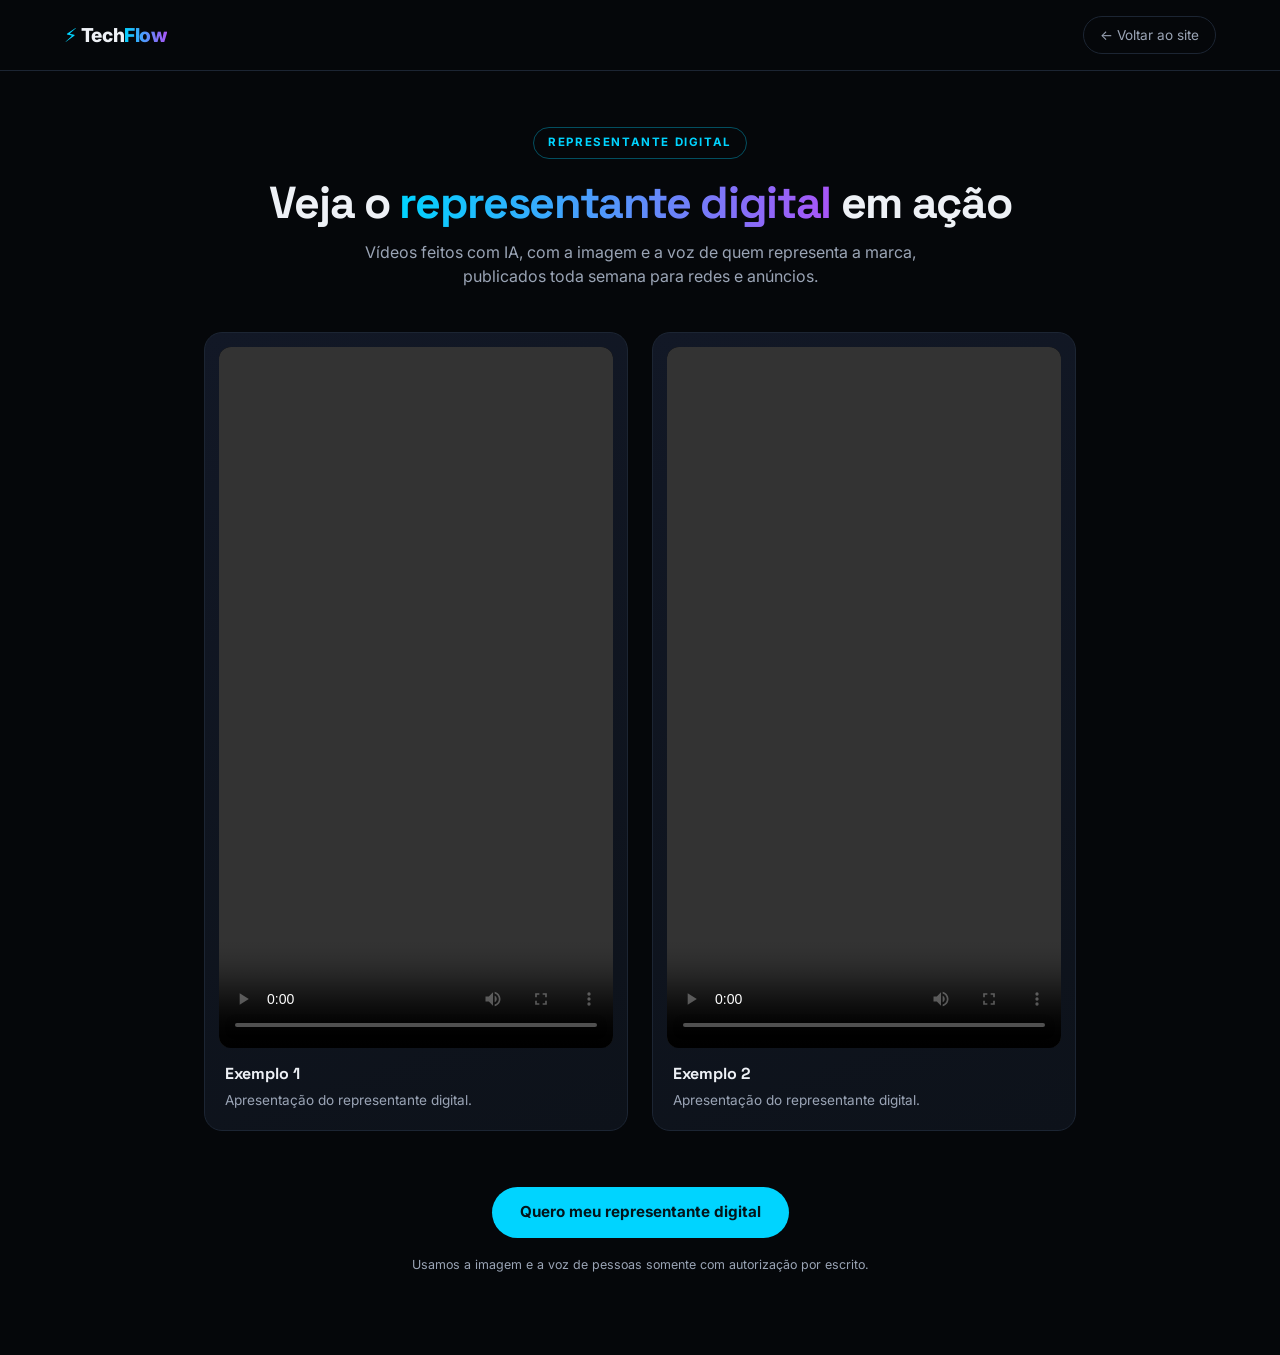
<file: representante-digital.html>
<!DOCTYPE html>
<html lang="pt-BR">
<head>
<meta charset="UTF-8">
<meta name="viewport" content="width=device-width, initial-scale=1.0">
<title>Representante Digital | TechFlow</title>
<meta name="robots" content="noindex">
<link href="https://fonts.googleapis.com/css2?family=Inter:wght@400;500;600;700&family=Space+Grotesk:wght@500;700&display=swap" rel="stylesheet">
<style>
:root{--bg:#05070a;--card:#0d121a;--line:#1c2533;--tx:#eef1f6;--mut:#9aa4b5;--ac:#00d4ff;--ac2:#a855f7}
*{box-sizing:border-box;margin:0;padding:0}
body{background:var(--bg);color:var(--tx);font-family:'Inter',system-ui,-apple-system,Segoe UI,Roboto,sans-serif;line-height:1.5;-webkit-font-smoothing:antialiased}
a{color:inherit;text-decoration:none}
h1,h2{font-family:'Space Grotesk','Inter',sans-serif}
header{display:flex;align-items:center;justify-content:space-between;padding:16px 5vw;border-bottom:1px solid var(--line)}
.logo{font-weight:800;font-size:1.2rem;letter-spacing:-.02em}
.logo i{font-style:normal;background:linear-gradient(90deg,#00d4ff,#a855f7);-webkit-background-clip:text;background-clip:text;color:transparent}
.back{font-size:.85rem;color:var(--mut);border:1px solid var(--line);padding:8px 16px;border-radius:999px}
.back:hover{color:var(--tx);border-color:var(--ac)}
main{max-width:1000px;margin:0 auto;padding:56px 5vw 80px;text-align:center}
.tag{display:inline-block;font-size:.72rem;font-weight:700;letter-spacing:.14em;text-transform:uppercase;color:var(--ac);border:1px solid rgba(0,212,255,.35);padding:6px 14px;border-radius:999px;margin-bottom:18px}
h1{font-size:clamp(1.8rem,5vw,2.8rem);letter-spacing:-.03em;line-height:1.15;margin-bottom:12px}
h1 span{background:linear-gradient(90deg,#00d4ff,#a855f7);-webkit-background-clip:text;background-clip:text;color:transparent}
.sub{color:var(--mut);max-width:620px;margin:0 auto 44px}
.grid{display:grid;grid-template-columns:1fr 1fr;gap:24px;text-align:left}
.vcard{background:linear-gradient(160deg,#121826,var(--card));border:1px solid var(--line);border-radius:18px;padding:14px;overflow:hidden}
.vcard video{width:100%;display:block;border-radius:12px;background:#000;aspect-ratio:9/16;object-fit:cover}
.vcard h2{font-size:1rem;margin:14px 6px 4px}
.vcard p{font-size:.85rem;color:var(--mut);margin:0 6px 6px}
.cta{margin-top:56px}
.btn{display:inline-block;padding:14px 28px;border-radius:999px;background:var(--ac);color:#04141a;font-weight:700;font-size:.95rem}
.btn:hover{filter:brightness(1.12)}
.note{font-size:.78rem;color:var(--mut);margin-top:18px}
@media(max-width:700px){.grid{grid-template-columns:1fr}}
</style>
</head>
<body>
<header>
  <a class="logo" href="index.html"><span style="color:#00d4ff">&#9889;</span> Tech<i>Flow</i></a>
  <a class="back" href="index.html">&larr; Voltar ao site</a>
</header>
<main>
  <span class="tag">Representante Digital</span>
  <h1>Veja o <span>representante digital</span> em ação</h1>
  <p class="sub">Vídeos feitos com IA, com a imagem e a voz de quem representa a marca, publicados toda semana para redes e anúncios.</p>

  <div class="grid">
    <div class="vcard">
      <video controls playsinline preload="metadata" src="assets/videos/representante-digital1.mp4"></video>
      <h2>Exemplo 1</h2>
      <p>Apresentação do representante digital.</p>
    </div>
    <div class="vcard">
      <video controls playsinline preload="metadata" src="assets/videos/representante-digital2.mp4"></video>
      <h2>Exemplo 2</h2>
      <p>Apresentação do representante digital.</p>
    </div>
  </div>

  <div class="cta">
    <a class="btn" href="https://api.whatsapp.com/send?phone=5531999232730&text=Quero%20meu%20representante%20digital!" target="_blank" rel="noopener">Quero meu representante digital</a>
    <p class="note">Usamos a imagem e a voz de pessoas somente com autorização por escrito.</p>
  </div>
</main>
</body>
</html>
</file>
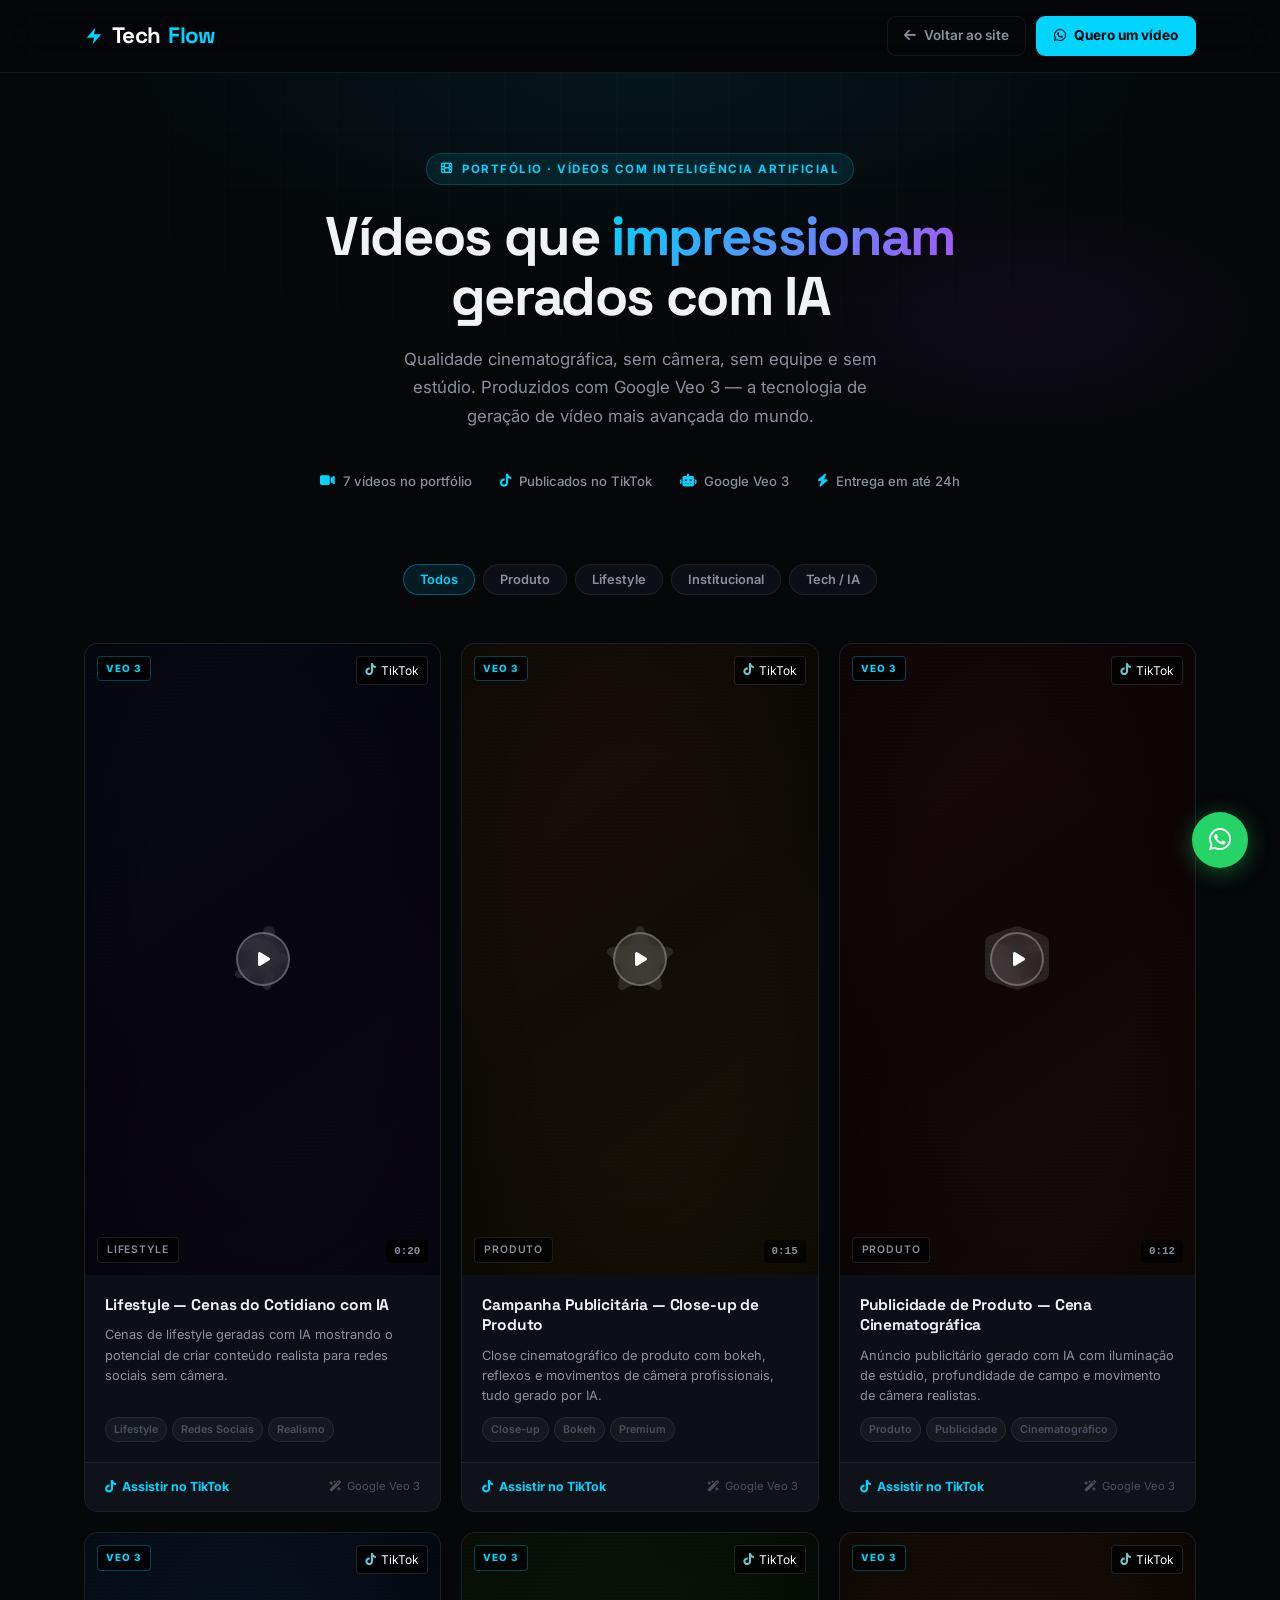
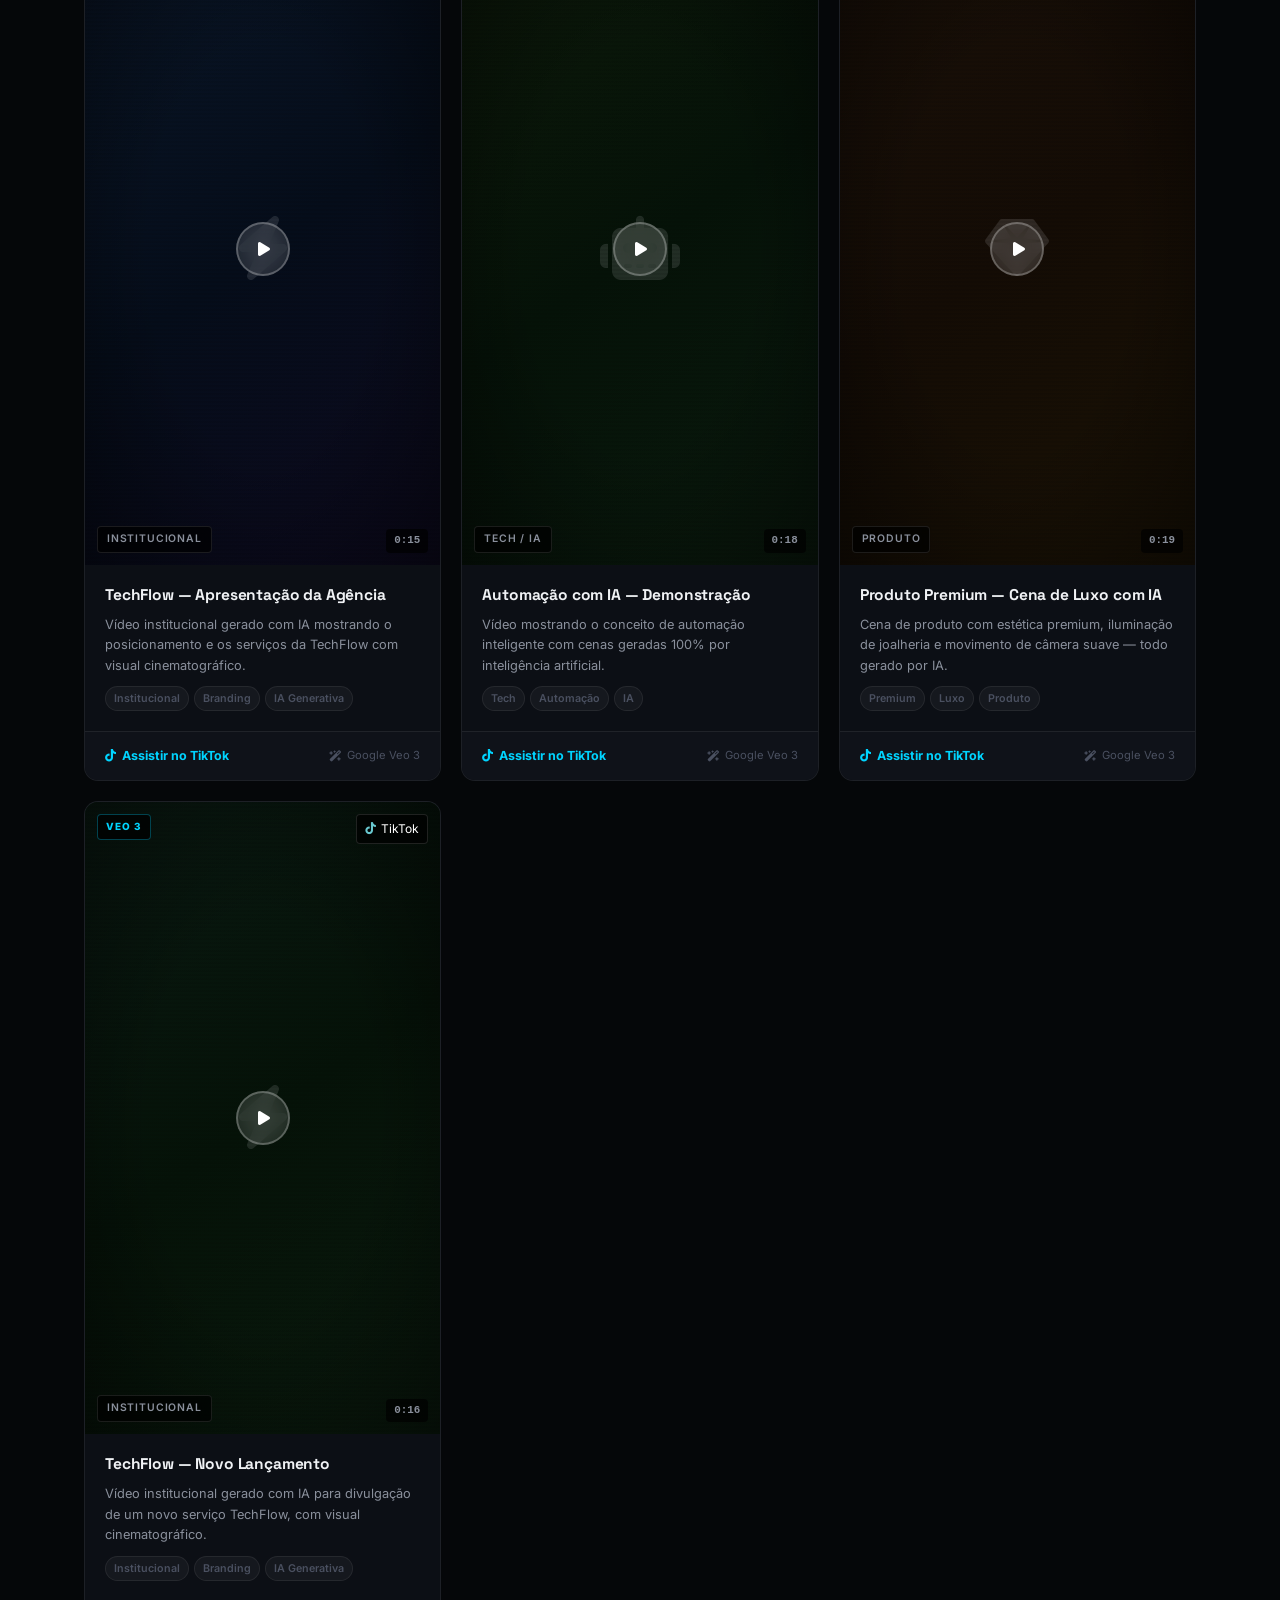
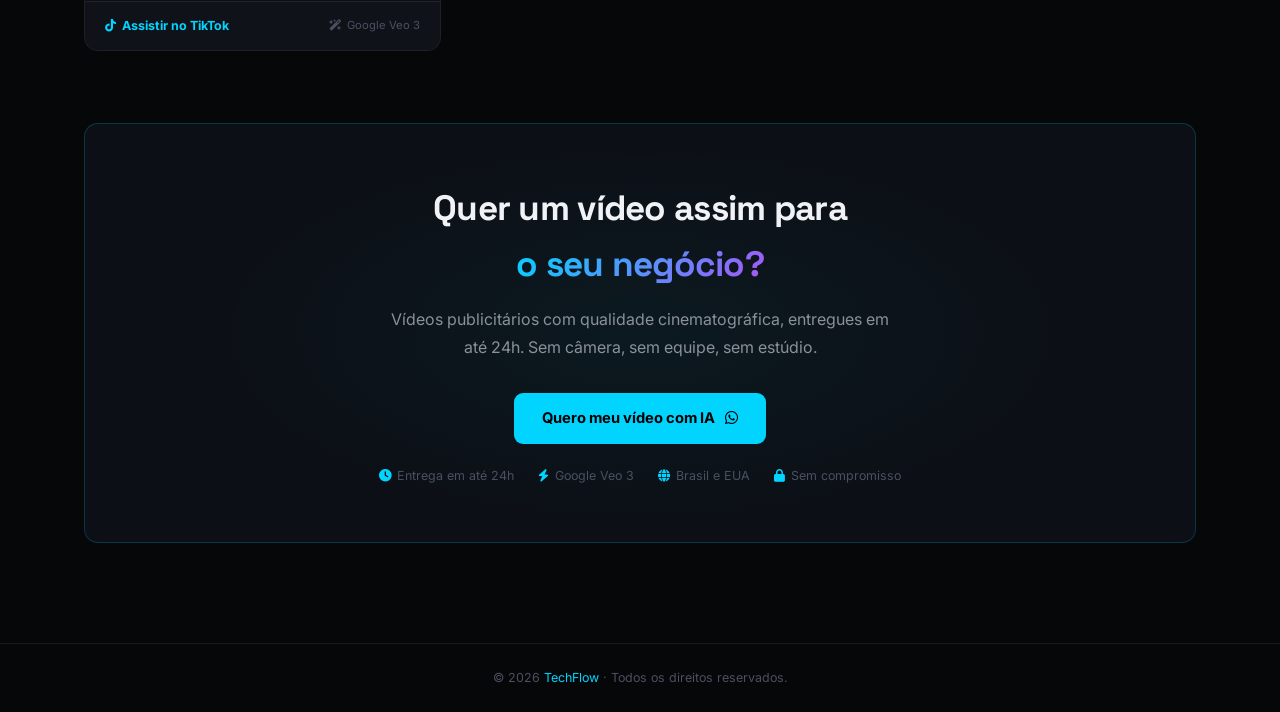
<file: videos.html>
<!Doctype html>
<html lang="pt-br">
  <head>
    <meta charset="UTF-8" />
    <meta name="viewport" content="width=device-width, initial-scale=1.0" />
    <title>Vídeos com IA | TechFlow</title>
    <meta name="description" content="Portfólio de vídeos publicitários gerados com Inteligência Artificial pela TechFlow. Qualidade cinematográfica sem câmera." />

    <!-- Open Graph -->
    <meta property="og:title" content="Vídeos com IA | TechFlow" />
    <meta property="og:description" content="Vídeos publicitários gerados com IA. Qualidade cinematográfica, entrega rápida." />
    <meta property="og:url" content="https://site-techflow.vercel.app/videos.html" />

    <!-- Favicon -->
    <link rel="icon" type="image/svg+xml" href="data:image/svg+xml,<svg xmlns='http://www.w3.org/2000/svg' viewBox='0 0 32 32'><rect width='32' height='32' rx='8' fill='%2305070a'/><text x='50%25' y='54%25' dominant-baseline='middle' text-anchor='middle' font-size='20' fill='%2300d4ff'>⚡</text></svg>" />

    <!-- Fonts -->
    <link rel="preconnect" href="https://fonts.googleapis.com" />
    <link rel="preconnect" href="https://fonts.gstatic.com" crossorigin />
    <link href="https://fonts.googleapis.com/css2?family=Inter:wght@300;400;500;600;700;800;900&family=Space+Grotesk:wght@400;500;600;700;800&display=swap" rel="stylesheet" />
    <link rel="stylesheet" href="https://cdnjs.cloudflare.com/ajax/libs/font-awesome/6.5.0/css/all.min.css" />

    <style>
      *, *::before, *::after { margin: 0; padding: 0; box-sizing: border-box; }

      :root {
        --cyan:       #00d4ff;
        --cyan-dim:   rgba(0,212,255,0.10);
        --purple:     #a855f7;
        --green:      #22c55e;
        --bg:         #050709;
        --bg-card:    #0c0f15;
        --bg-card2:   #0f1219;
        --border:     rgba(255,255,255,0.07);
        --border-h:   rgba(0,212,255,0.35);
        --text:       #f0f2f5;
        --text-muted: #8a909c;
        --text-dim:   #4a5060;
        --radius:     14px;
        --radius-sm:  9px;
        --font-d:     'Space Grotesk', sans-serif;
        --font-b:     'Inter', sans-serif;
        --ease:       cubic-bezier(0.4,0,0.2,1);
        --t:          0.22s var(--ease);
      }

      html { scroll-behavior: smooth; }

      body {
        background: var(--bg);
        color: var(--text);
        font-family: var(--font-b);
        overflow-x: hidden;
        -webkit-font-smoothing: antialiased;
        line-height: 1.6;
      }

      .container { max-width: 1160px; margin: 0 auto; padding: 0 24px; }

      /* ===== HEADER ===== */
      header {
        position: sticky;
        top: 0;
        z-index: 300;
        background: rgba(5,7,9,0.85);
        backdrop-filter: blur(20px);
        -webkit-backdrop-filter: blur(20px);
        border-bottom: 1px solid var(--border);
      }
      .nav-inner {
        display: flex;
        justify-content: space-between;
        align-items: center;
        padding: 16px 24px;
        max-width: 1160px;
        margin: 0 auto;
      }
      .logo {
        font-family: var(--font-d);
        font-size: 1.4rem;
        font-weight: 800;
        color: #fff;
        text-decoration: none;
        display: flex;
        align-items: center;
        gap: 8px;
        letter-spacing: -0.03em;
      }
      .logo span { color: var(--cyan); }

      .nav-back {
        display: inline-flex;
        align-items: center;
        gap: 8px;
        font-size: 0.85rem;
        font-weight: 600;
        color: var(--text-muted);
        text-decoration: none;
        border: 1px solid var(--border);
        padding: 8px 16px;
        border-radius: var(--radius-sm);
        transition: var(--t);
      }
      .nav-back:hover { color: var(--cyan); border-color: var(--border-h); }

      .nav-cta-header {
        display: inline-flex;
        align-items: center;
        gap: 8px;
        background: var(--cyan);
        color: #000;
        font-weight: 700;
        font-size: 0.85rem;
        padding: 9px 18px;
        border-radius: var(--radius-sm);
        text-decoration: none;
        transition: var(--t);
      }
      .nav-cta-header:hover { background: #00bfe8; transform: translateY(-1px); }

      .nav-actions { display: flex; align-items: center; gap: 10px; }

      /* ===== HERO ===== */
      .page-hero {
        padding: 80px 0 64px;
        text-align: center;
        position: relative;
        overflow: hidden;
      }
      .page-hero::before {
        content: '';
        position: absolute;
        inset: 0;
        background:
          radial-gradient(ellipse 70% 60% at 50% 0%, rgba(0,212,255,0.08) 0%, transparent 65%),
          radial-gradient(ellipse 40% 50% at 80% 50%, rgba(168,85,247,0.06) 0%, transparent 60%);
        pointer-events: none;
      }
      .page-hero::after {
        content: '';
        position: absolute;
        inset: 0;
        background-image:
          linear-gradient(rgba(255,255,255,0.018) 1px, transparent 1px),
          linear-gradient(90deg, rgba(255,255,255,0.018) 1px, transparent 1px);
        background-size: 56px 56px;
        mask-image: radial-gradient(ellipse 80% 70% at 50% 20%, black, transparent);
        pointer-events: none;
      }

      .page-hero-content { position: relative; z-index: 1; }

      .hero-badge {
        display: inline-flex;
        align-items: center;
        gap: 8px;
        font-size: 0.72rem;
        font-weight: 700;
        letter-spacing: 0.13em;
        text-transform: uppercase;
        color: var(--cyan);
        background: var(--cyan-dim);
        border: 1px solid rgba(0,212,255,0.2);
        padding: 6px 14px;
        border-radius: 100px;
        margin-bottom: 22px;
      }

      .page-hero h1 {
        font-family: var(--font-d);
        font-size: clamp(2rem, 5vw, 3.4rem);
        font-weight: 800;
        line-height: 1.1;
        letter-spacing: -0.03em;
        margin-bottom: 18px;
      }
      .gradient-text {
        background: linear-gradient(130deg, var(--cyan) 0%, var(--purple) 100%);
        -webkit-background-clip: text;
        -webkit-text-fill-color: transparent;
        background-clip: text;
      }

      .page-hero p {
        color: var(--text-muted);
        font-size: 1.05rem;
        max-width: 520px;
        margin: 0 auto 40px;
        line-height: 1.7;
      }

      .hero-meta {
        display: flex;
        align-items: center;
        justify-content: center;
        gap: 28px;
        flex-wrap: wrap;
        margin-bottom: 8px;
      }
      .meta-item {
        display: flex;
        align-items: center;
        gap: 8px;
        font-size: 0.82rem;
        color: var(--text-muted);
        font-weight: 500;
      }
      .meta-item i { color: var(--cyan); }

      /* ===== FILTER BAR ===== */
      .filter-bar {
        padding: 0 0 48px;
        display: flex;
        justify-content: center;
        gap: 8px;
        flex-wrap: wrap;
      }
      .filter-btn {
        background: var(--bg-card);
        border: 1px solid var(--border);
        color: var(--text-muted);
        font-family: var(--font-b);
        font-size: 0.8rem;
        font-weight: 600;
        padding: 7px 16px;
        border-radius: 100px;
        cursor: pointer;
        transition: var(--t);
      }
      .filter-btn:hover { border-color: var(--border-h); color: var(--text); }
      .filter-btn.active {
        background: var(--cyan-dim);
        border-color: rgba(0,212,255,0.35);
        color: var(--cyan);
      }

      /* ===== VIDEO GRID ===== */
      .videos-section { padding-bottom: 100px; }

      .video-grid {
        display: grid;
        grid-template-columns: repeat(3, 1fr);
        gap: 20px;
      }

      .video-card {
        background: var(--bg-card);
        border: 1px solid var(--border);
        border-radius: var(--radius);
        overflow: hidden;
        display: flex;
        flex-direction: column;
        transition: border-color var(--t), transform var(--t), box-shadow var(--t);
        cursor: pointer;
        text-decoration: none;
        color: inherit;
      }
      .video-card:hover {
        border-color: var(--border-h);
        transform: translateY(-6px);
        box-shadow: 0 20px 52px rgba(0,212,255,0.09);
      }
      .video-card:hover .play-btn { transform: scale(1.12); background: var(--cyan); }
      .video-card:hover .play-btn i { color: #000; }
      .video-card:hover .thumb-overlay { opacity: 1; }

      /* Thumbnail area */
      .video-thumb {
        position: relative;
        aspect-ratio: 9/16;
        background: var(--bg-card2);
        overflow: hidden;
        display: flex;
        align-items: center;
        justify-content: center;
      }

      /* Fake cinematic thumbnail */
      .video-thumb-bg {
        position: absolute;
        inset: 0;
        display: flex;
        align-items: center;
        justify-content: center;
      }

      .thumb-gradient-1 { background: linear-gradient(145deg, #0a1628 0%, #050d1a 50%, #0d0a1f 100%); }
      .thumb-gradient-2 { background: linear-gradient(145deg, #0d1a0a 0%, #051208 50%, #0a1a0d 100%); }
      .thumb-gradient-3 { background: linear-gradient(145deg, #1a0a0a 0%, #120508 50%, #1a0d0a 100%); }
      .thumb-gradient-4 { background: linear-gradient(145deg, #0a0d1a 0%, #080512 50%, #0d0a1a 100%); }
      .thumb-gradient-5 { background: linear-gradient(145deg, #1a1208 0%, #120d05 50%, #1a1508 100%); }
      .thumb-gradient-6 { background: linear-gradient(145deg, #0a1a12 0%, #051208 50%, #0a1a0d 100%); }
      .thumb-gradient-7 { background: linear-gradient(145deg, #1a0a14 0%, #120508 50%, #1a0a10 100%); }
      .thumb-gradient-8 { background: linear-gradient(145deg, #08101a 0%, #050d14 50%, #081014 100%); }
      .thumb-gradient-9 { background: linear-gradient(145deg, #1a1008 0%, #140c05 50%, #1a1205 100%); }

      .thumb-icon {
        font-size: 4rem;
        opacity: 0.12;
        position: absolute;
      }
      .thumb-scanlines {
        position: absolute;
        inset: 0;
        background: repeating-linear-gradient(
          0deg,
          transparent,
          transparent 2px,
          rgba(0,0,0,0.08) 2px,
          rgba(0,0,0,0.08) 4px
        );
        pointer-events: none;
      }
      .thumb-vignette {
        position: absolute;
        inset: 0;
        background: radial-gradient(ellipse 80% 80% at 50% 50%, transparent 40%, rgba(0,0,0,0.6) 100%);
        pointer-events: none;
      }

      /* "AI" badge on thumb */
      .thumb-ai-badge {
        position: absolute;
        top: 12px;
        left: 12px;
        background: rgba(0,0,0,0.7);
        border: 1px solid rgba(0,212,255,0.3);
        color: var(--cyan);
        font-size: 0.62rem;
        font-weight: 800;
        letter-spacing: 0.1em;
        text-transform: uppercase;
        padding: 4px 8px;
        border-radius: 4px;
        backdrop-filter: blur(8px);
      }

      /* TikTok badge */
      .thumb-platform {
        position: absolute;
        top: 12px;
        right: 12px;
        background: rgba(0,0,0,0.7);
        border: 1px solid rgba(255,255,255,0.12);
        color: #fff;
        font-size: 0.75rem;
        padding: 4px 8px;
        border-radius: 4px;
        backdrop-filter: blur(8px);
        display: flex;
        align-items: center;
        gap: 5px;
      }
      .thumb-platform i { color: #69c9d0; }

      /* Category tag on thumb */
      .thumb-category {
        position: absolute;
        bottom: 12px;
        left: 12px;
        background: rgba(0,0,0,0.7);
        border: 1px solid rgba(255,255,255,0.1);
        color: var(--text-muted);
        font-size: 0.65rem;
        font-weight: 600;
        padding: 4px 9px;
        border-radius: 4px;
        backdrop-filter: blur(8px);
        text-transform: uppercase;
        letter-spacing: 0.08em;
      }

      /* Duration */
      .thumb-duration {
        position: absolute;
        bottom: 12px;
        right: 12px;
        background: rgba(0,0,0,0.7);
        color: var(--text-muted);
        font-size: 0.68rem;
        font-weight: 600;
        padding: 3px 8px;
        border-radius: 4px;
        font-family: monospace;
      }

      /* Play button */
      .play-btn {
        position: absolute;
        width: 54px;
        height: 54px;
        background: rgba(255,255,255,0.1);
        border: 2px solid rgba(255,255,255,0.25);
        border-radius: 50%;
        display: flex;
        align-items: center;
        justify-content: center;
        backdrop-filter: blur(10px);
        transition: var(--t);
        z-index: 2;
      }
      .play-btn i { color: #fff; font-size: 1rem; margin-left: 3px; }

      .thumb-overlay {
        position: absolute;
        inset: 0;
        background: rgba(0,212,255,0.06);
        opacity: 0;
        transition: opacity var(--t);
        pointer-events: none;
      }

      /* Card body */
      .video-card-body {
        padding: 20px;
        flex: 1;
        display: flex;
        flex-direction: column;
        gap: 10px;
      }
      .video-card-body h3 {
        font-family: var(--font-d);
        font-size: 0.97rem;
        font-weight: 700;
        line-height: 1.3;
        letter-spacing: -0.01em;
      }
      .video-card-body p {
        color: var(--text-muted);
        font-size: 0.8rem;
        line-height: 1.6;
        flex: 1;
      }

      .video-tags {
        display: flex;
        flex-wrap: wrap;
        gap: 5px;
        margin-top: auto;
      }
      .vtag {
        font-size: 0.67rem;
        font-weight: 600;
        color: var(--text-dim);
        background: rgba(255,255,255,0.04);
        border: 1px solid var(--border);
        padding: 3px 8px;
        border-radius: 100px;
      }

      .video-card-footer {
        padding: 14px 20px;
        border-top: 1px solid var(--border);
        display: flex;
        align-items: center;
        justify-content: space-between;
        background: var(--bg-card2);
      }
      .vcard-link {
        display: flex;
        align-items: center;
        gap: 6px;
        font-size: 0.78rem;
        font-weight: 700;
        color: var(--cyan);
      }
      .vcard-tool {
        font-size: 0.7rem;
        color: var(--text-dim);
        display: flex;
        align-items: center;
        gap: 5px;
      }
      .vcard-tool i { color: var(--text-dim); }

      /* ===== CTA FINAL ===== */
      .page-cta {
        margin-top: 72px;
        background: var(--bg-card);
        border: 1px solid rgba(0,212,255,0.2);
        border-radius: var(--radius);
        padding: 56px 40px;
        text-align: center;
        position: relative;
        overflow: hidden;
      }
      .page-cta::before {
        content: '';
        position: absolute;
        inset: 0;
        background: radial-gradient(ellipse 60% 70% at 50% 50%, rgba(0,212,255,0.05) 0%, transparent 70%);
        pointer-events: none;
      }
      .page-cta-content { position: relative; z-index: 1; }
      .page-cta h2 {
        font-family: var(--font-d);
        font-size: clamp(1.5rem, 3.5vw, 2.2rem);
        font-weight: 800;
        letter-spacing: -0.02em;
        margin-bottom: 14px;
      }
      .page-cta p {
        color: var(--text-muted);
        font-size: 1rem;
        max-width: 500px;
        margin: 0 auto 32px;
        line-height: 1.7;
      }
      .btn-primary {
        display: inline-flex;
        align-items: center;
        gap: 10px;
        background: var(--cyan);
        color: #000;
        padding: 14px 28px;
        border-radius: var(--radius-sm);
        font-weight: 700;
        font-size: 0.92rem;
        text-decoration: none;
        transition: var(--t);
      }
      .btn-primary:hover {
        background: #00bfe8;
        transform: translateY(-2px);
        box-shadow: 0 8px 32px rgba(0,212,255,0.3);
      }

      .cta-meta {
        display: flex;
        align-items: center;
        justify-content: center;
        gap: 24px;
        margin-top: 22px;
        flex-wrap: wrap;
      }
      .cta-meta span {
        display: flex;
        align-items: center;
        gap: 6px;
        font-size: 0.78rem;
        color: var(--text-dim);
      }
      .cta-meta i { color: var(--cyan); }

      /* ===== FOOTER MINI ===== */
      .footer-mini {
        border-top: 1px solid var(--border);
        padding: 24px;
        text-align: center;
      }
      .footer-mini p { color: var(--text-dim); font-size: 0.78rem; }
      .footer-mini a { color: var(--cyan); text-decoration: none; }

      /* WhatsApp float */
      .whatsapp-float {
        position: fixed;
        width: 56px;
        height: 56px;
        bottom: 32px;
        right: 32px;
        background: #25d366;
        color: #fff;
        border-radius: 50%;
        display: flex;
        align-items: center;
        justify-content: center;
        font-size: 1.6rem;
        box-shadow: 0 4px 22px rgba(37,211,102,0.4);
        z-index: 999;
        text-decoration: none;
        transition: var(--t);
      }
      .whatsapp-float:hover { transform: scale(1.1); box-shadow: 0 6px 30px rgba(37,211,102,0.55); }

      /* ===== REVEAL ===== */
      .reveal {
        opacity: 0;
        transform: translateY(20px);
        transition: opacity 0.5s var(--ease), transform 0.5s var(--ease);
      }
      .reveal.revealed { opacity: 1; transform: translateY(0); }

      /* ===== RESPONSIVE ===== */
      @media (max-width: 900px) {
        .video-grid { grid-template-columns: repeat(2, 1fr); }
      }
      @media (max-width: 600px) {
        .video-grid { grid-template-columns: 1fr; }
        .nav-actions .nav-back span { display: none; }
        .page-hero h1 { font-size: 1.9rem; }
        .page-cta { padding: 40px 20px; }
        .cta-meta { gap: 14px; }
        .whatsapp-float { width: 50px; height: 50px; bottom: 20px; right: 20px; font-size: 1.4rem; }
      }

      @media (prefers-reduced-motion: reduce) {
        *, *::before, *::after { animation-duration: 0.01ms !important; transition-duration: 0.01ms !important; }
      }
    </style>
  </head>
  <body>

    <!-- HEADER -->
    <header>
      <div class="nav-inner">
        <a href="index.html" class="logo">
          <svg width="20" height="20" viewBox="0 0 22 22" fill="none"><path d="M12.5 2L3 13h8l-1.5 7L19 9h-8L12.5 2z" fill="#00d4ff"/></svg>
          Tech<span>Flow</span>
        </a>
        <div class="nav-actions">
          <a href="index.html" class="nav-back">
            <i class="fas fa-arrow-left"></i>
            <span>Voltar ao site</span>
          </a>
          <a href="https://api.whatsapp.com/send?phone=5531999232730&text=Vi%20os%20vídeos%20com%20IA%20da%20TechFlow%20e%20quero%20um%20para%20meu%20negócio!" target="_blank" rel="noopener noreferrer" class="nav-cta-header">
            <i class="fab fa-whatsapp"></i> Quero um vídeo
          </a>
        </div>
      </div>
    </header>

    <!-- HERO -->
    <section class="page-hero">
      <div class="container page-hero-content">
        <div class="hero-badge">
          <i class="fas fa-film"></i> Portfólio · Vídeos com Inteligência Artificial
        </div>
        <h1>
          Vídeos que <span class="gradient-text">impressionam</span><br />
          gerados com IA
        </h1>
        <p>
          Qualidade cinematográfica, sem câmera, sem equipe e sem estúdio.
          Produzidos com Google Veo 3 — a tecnologia de geração de vídeo mais avançada do mundo.
        </p>
        <div class="hero-meta">
          <div class="meta-item"><i class="fas fa-video"></i> 7 vídeos no portfólio</div>
          <div class="meta-item"><i class="fab fa-tiktok"></i> Publicados no TikTok</div>
          <div class="meta-item"><i class="fas fa-robot"></i> Google Veo 3</div>
          <div class="meta-item"><i class="fas fa-bolt"></i> Entrega em até 24h</div>
        </div>
      </div>
    </section>

    <!-- FILTER BAR -->
    <div class="container">
      <div class="filter-bar">
        <button class="filter-btn active" data-filter="all">Todos</button>
        <button class="filter-btn" data-filter="produto">Produto</button>
        <button class="filter-btn" data-filter="lifestyle">Lifestyle</button>
        <button class="filter-btn" data-filter="institucional">Institucional</button>
        <button class="filter-btn" data-filter="tech">Tech / IA</button>
      </div>
    </div>

    <!-- GRID DE VÍDEOS -->
    <section class="videos-section">
      <div class="container">
        <div class="video-grid" id="videoGrid">

          <!-- VÍDEO 1 -->
           <a href="https://vt.tiktok.com/ZSQWx6Knn/" target="_blank" rel="noopener noreferrer"
             class="video-card reveal" data-category="lifestyle">
            <div class="video-thumb thumb-gradient-4">
              <div class="video-thumb-bg thumb-gradient-4"></div>
              <div class="thumb-icon"><i class="fas fa-person-running"></i></div>
              <div class="thumb-scanlines"></div>
              <div class="thumb-vignette"></div>
              <div class="thumb-ai-badge">Veo 3</div>
              <div class="thumb-platform"><i class="fab fa-tiktok"></i> TikTok</div>
              <div class="thumb-category">Lifestyle</div>
              <div class="thumb-duration">0:20</div>
              <div class="play-btn"><i class="fas fa-play"></i></div>
              <div class="thumb-overlay"></div>
            </div>
            <div class="video-card-body">
              <h3>Lifestyle — Cenas do Cotidiano com IA</h3>
              <p>Cenas de lifestyle geradas com IA mostrando o potencial de criar conteúdo realista para redes sociais sem câmera.</p>
              <div class="video-tags">
                <span class="vtag">Lifestyle</span>
                <span class="vtag">Redes Sociais</span>
                <span class="vtag">Realismo</span>
              </div>
            </div>
            <div class="video-card-footer">
              <span class="vcard-link"><i class="fab fa-tiktok"></i> Assistir no TikTok</span>
              <span class="vcard-tool"><i class="fas fa-wand-magic-sparkles"></i> Google Veo 3</span>
            </div>
          </a>
          
          <!-- VÍDEO 2 -->
         <a href="https://vt.tiktok.com/ZSQWxfpN2/" target="_blank" rel="noopener noreferrer"
             class="video-card reveal" data-category="produto">
            <div class="video-thumb thumb-gradient-5">
              <div class="video-thumb-bg thumb-gradient-5"></div>
              <div class="thumb-icon"><i class="fas fa-star"></i></div>
              <div class="thumb-scanlines"></div>
              <div class="thumb-vignette"></div>
              <div class="thumb-ai-badge">Veo 3</div>
              <div class="thumb-platform"><i class="fab fa-tiktok"></i> TikTok</div>
              <div class="thumb-category">Produto</div>
              <div class="thumb-duration">0:15</div>
              <div class="play-btn"><i class="fas fa-play"></i></div>
              <div class="thumb-overlay"></div>
            </div>
            <div class="video-card-body">
              <h3>Campanha Publicitária — Close-up de Produto</h3>
              <p>Close cinematográfico de produto com bokeh, reflexos e movimentos de câmera profissionais, tudo gerado por IA.</p>
              <div class="video-tags">
                <span class="vtag">Close-up</span>
                <span class="vtag">Bokeh</span>
                <span class="vtag">Premium</span>
              </div>
            </div>
            <div class="video-card-footer">
              <span class="vcard-link"><i class="fab fa-tiktok"></i> Assistir no TikTok</span>
              <span class="vcard-tool"><i class="fas fa-wand-magic-sparkles"></i> Google Veo 3</span>
            </div>
          </a>
           
          <!-- VÍDEO 3 -->
          <a href="https://vt.tiktok.com/ZSQW9G3PN/" target="_blank" rel="noopener noreferrer"
             class="video-card reveal" data-category="produto">
            <div class="video-thumb thumb-gradient-3">
              <div class="video-thumb-bg thumb-gradient-3"></div>
              <div class="thumb-icon"><i class="fas fa-cube"></i></div>
              <div class="thumb-scanlines"></div>
              <div class="thumb-vignette"></div>
              <div class="thumb-ai-badge">Veo 3</div>
              <div class="thumb-platform"><i class="fab fa-tiktok"></i> TikTok</div>
              <div class="thumb-category">Produto</div>
              <div class="thumb-duration">0:12</div>
              <div class="play-btn"><i class="fas fa-play"></i></div>
              <div class="thumb-overlay"></div>
            </div>
            <div class="video-card-body">
              <h3>Publicidade de Produto — Cena Cinematográfica</h3>
              <p>Anúncio publicitário gerado com IA com iluminação de estúdio, profundidade de campo e movimento de câmera realistas.</p>
              <div class="video-tags">
                <span class="vtag">Produto</span>
                <span class="vtag">Publicidade</span>
                <span class="vtag">Cinematográfico</span>
              </div>
            </div>
            <div class="video-card-footer">
              <span class="vcard-link"><i class="fab fa-tiktok"></i> Assistir no TikTok</span>
              <span class="vcard-tool"><i class="fas fa-wand-magic-sparkles"></i> Google Veo 3</span>
            </div>
          </a>

          <!-- VÍDEO 4 -->
         <a href="https://vt.tiktok.com/ZSQWH7r4r/" target="_blank" rel="noopener noreferrer"
             class="video-card reveal" data-category="institucional">
            <div class="video-thumb thumb-gradient-1">
              <div class="video-thumb-bg thumb-gradient-1"></div>
              <div class="thumb-icon"><i class="fas fa-bolt"></i></div>
              <div class="thumb-scanlines"></div>
              <div class="thumb-vignette"></div>
              <div class="thumb-ai-badge">Veo 3</div>
              <div class="thumb-platform"><i class="fab fa-tiktok"></i> TikTok</div>
              <div class="thumb-category">Institucional</div>
              <div class="thumb-duration">0:15</div>
              <div class="play-btn"><i class="fas fa-play"></i></div>
              <div class="thumb-overlay"></div>
            </div>
            <div class="video-card-body">
              <h3>TechFlow — Apresentação da Agência</h3>
              <p>Vídeo institucional gerado com IA mostrando o posicionamento e os serviços da TechFlow com visual cinematográfico.</p>
              <div class="video-tags">
                <span class="vtag">Institucional</span>
                <span class="vtag">Branding</span>
                <span class="vtag">IA Generativa</span>
              </div>
            </div>
            <div class="video-card-footer">
              <span class="vcard-link"><i class="fab fa-tiktok"></i> Assistir no TikTok</span>
              <span class="vcard-tool"><i class="fas fa-wand-magic-sparkles"></i> Google Veo 3</span>
            </div>
          </a>

          <!-- VÍDEO 5 -->
         <a href="https://vt.tiktok.com/ZSQW9h8Gh/" target="_blank" rel="noopener noreferrer"
             class="video-card reveal" data-category="tech">
            <div class="video-thumb thumb-gradient-2">
              <div class="video-thumb-bg thumb-gradient-2"></div>
              <div class="thumb-icon"><i class="fas fa-robot"></i></div>
              <div class="thumb-scanlines"></div>
              <div class="thumb-vignette"></div>
              <div class="thumb-ai-badge">Veo 3</div>
              <div class="thumb-platform"><i class="fab fa-tiktok"></i> TikTok</div>
              <div class="thumb-category">Tech / IA</div>
              <div class="thumb-duration">0:18</div>
              <div class="play-btn"><i class="fas fa-play"></i></div>
              <div class="thumb-overlay"></div>
            </div>
            <div class="video-card-body">
              <h3>Automação com IA — Demonstração</h3>
              <p>Vídeo mostrando o conceito de automação inteligente com cenas geradas 100% por inteligência artificial.</p>
              <div class="video-tags">
                <span class="vtag">Tech</span>
                <span class="vtag">Automação</span>
                <span class="vtag">IA</span>
              </div>
            </div>
            <div class="video-card-footer">
              <span class="vcard-link"><i class="fab fa-tiktok"></i> Assistir no TikTok</span>
              <span class="vcard-tool"><i class="fas fa-wand-magic-sparkles"></i> Google Veo 3</span>
            </div>
          </a>

        

          <!-- VÍDEO 6 (era o 9 — Produto Premium) -->
          <a href="https://vt.tiktok.com/ZSQWxwoXa/" target="_blank" rel="noopener noreferrer"
             class="video-card reveal" data-category="produto">
            <div class="video-thumb thumb-gradient-9">
              <div class="video-thumb-bg thumb-gradient-9"></div>
              <div class="thumb-icon"><i class="fas fa-gem"></i></div>
              <div class="thumb-scanlines"></div>
              <div class="thumb-vignette"></div>
              <div class="thumb-ai-badge">Veo 3</div>
              <div class="thumb-platform"><i class="fab fa-tiktok"></i> TikTok</div>
              <div class="thumb-category">Produto</div>
              <div class="thumb-duration">0:19</div>
              <div class="play-btn"><i class="fas fa-play"></i></div>
              <div class="thumb-overlay"></div>
            </div>
            <div class="video-card-body">
              <h3>Produto Premium — Cena de Luxo com IA</h3>
              <p>Cena de produto com estética premium, iluminação de joalheria e movimento de câmera suave — todo gerado por IA.</p>
              <div class="video-tags">
                <span class="vtag">Premium</span>
                <span class="vtag">Luxo</span>
                <span class="vtag">Produto</span>
              </div>
            </div>
            <div class="video-card-footer">
              <span class="vcard-link"><i class="fab fa-tiktok"></i> Assistir no TikTok</span>
              <span class="vcard-tool"><i class="fas fa-wand-magic-sparkles"></i> Google Veo 3</span>
            </div>
          </a>

          <!-- VÍDEO 7 -->
          <a href="https://vt.tiktok.com/ZSXxWCrtC/" target="_blank" rel="noopener noreferrer"
             class="video-card reveal" data-category="institucional">
            <div class="video-thumb thumb-gradient-6">
              <div class="video-thumb-bg thumb-gradient-6"></div>
              <div class="thumb-icon"><i class="fas fa-bolt"></i></div>
              <div class="thumb-scanlines"></div>
              <div class="thumb-vignette"></div>
              <div class="thumb-ai-badge">Veo 3</div>
              <div class="thumb-platform"><i class="fab fa-tiktok"></i> TikTok</div>
              <div class="thumb-category">Institucional</div>
              <div class="thumb-duration">0:16</div>
              <div class="play-btn"><i class="fas fa-play"></i></div>
              <div class="thumb-overlay"></div>
            </div>
            <div class="video-card-body">
              <h3>TechFlow — Novo Lançamento</h3>
              <p>Vídeo institucional gerado com IA para divulgação de um novo serviço TechFlow, com visual cinematográfico.</p>
              <div class="video-tags">
                <span class="vtag">Institucional</span>
                <span class="vtag">Branding</span>
                <span class="vtag">IA Generativa</span>
              </div>
            </div>
            <div class="video-card-footer">
              <span class="vcard-link"><i class="fab fa-tiktok"></i> Assistir no TikTok</span>
              <span class="vcard-tool"><i class="fas fa-wand-magic-sparkles"></i> Google Veo 3</span>
            </div>
          </a>

          

        </div><!-- /video-grid -->

        <!-- CTA FINAL -->
        <div class="page-cta reveal">
          <div class="page-cta-content">
            <h2>Quer um vídeo assim para<br /><span class="gradient-text">o seu negócio?</span></h2>
            <p>Vídeos publicitários com qualidade cinematográfica, entregues em até 24h. Sem câmera, sem equipe, sem estúdio.</p>
            <a href="https://api.whatsapp.com/send?phone=5531999232730&text=Vi%20os%20vídeos%20com%20IA%20da%20TechFlow%20e%20quero%20um%20para%20meu%20negócio!" target="_blank" rel="noopener noreferrer" class="btn-primary">
              Quero meu vídeo com IA <i class="fab fa-whatsapp"></i>
            </a>
            <div class="cta-meta">
              <span><i class="fas fa-clock"></i> Entrega em até 24h</span>
              <span><i class="fas fa-bolt"></i> Google Veo 3</span>
              <span><i class="fas fa-globe"></i> Brasil e EUA</span>
              <span><i class="fas fa-lock"></i> Sem compromisso</span>
            </div>
          </div>
        </div>

      </div>
    </section>

    <!-- FOOTER MINI -->
    <footer class="footer-mini">
      <p>© <span id="year"></span> <a href="index.html">TechFlow</a> · Todos os direitos reservados.</p>
    </footer>

    <!-- WhatsApp float -->
    <a href="https://api.whatsapp.com/send?phone=5531999232730&text=Vi%20os%20vídeos%20com%20IA%20da%20TechFlow%20e%20quero%20um%20para%20meu%20negócio!" class="whatsapp-float" target="_blank" rel="noopener noreferrer" aria-label="Falar no WhatsApp">
      <i class="fab fa-whatsapp"></i>
    </a>

    <script>
      // Copyright
      document.getElementById('year').textContent = new Date().getFullYear();

      // Scroll reveal
      const observer = new IntersectionObserver((entries) => {
        entries.forEach((entry, i) => {
          if (entry.isIntersecting) {
            setTimeout(() => {
              entry.target.classList.add('revealed');
            }, i * 80);
            observer.unobserve(entry.target);
          }
        });
      }, { threshold: 0.08, rootMargin: '0px 0px -30px 0px' });

      document.querySelectorAll('.reveal').forEach(el => observer.observe(el));

      // Filter
      const filterBtns = document.querySelectorAll('.filter-btn');
      const cards = document.querySelectorAll('.video-card');

      filterBtns.forEach(btn => {
        btn.addEventListener('click', () => {
          filterBtns.forEach(b => b.classList.remove('active'));
          btn.classList.add('active');

          const filter = btn.dataset.filter;
          cards.forEach(card => {
            const match = filter === 'all' || card.dataset.category === filter;
            card.style.display = match ? 'flex' : 'none';
          });
        });
      });
    </script>
  </body>
</html>
</file>
